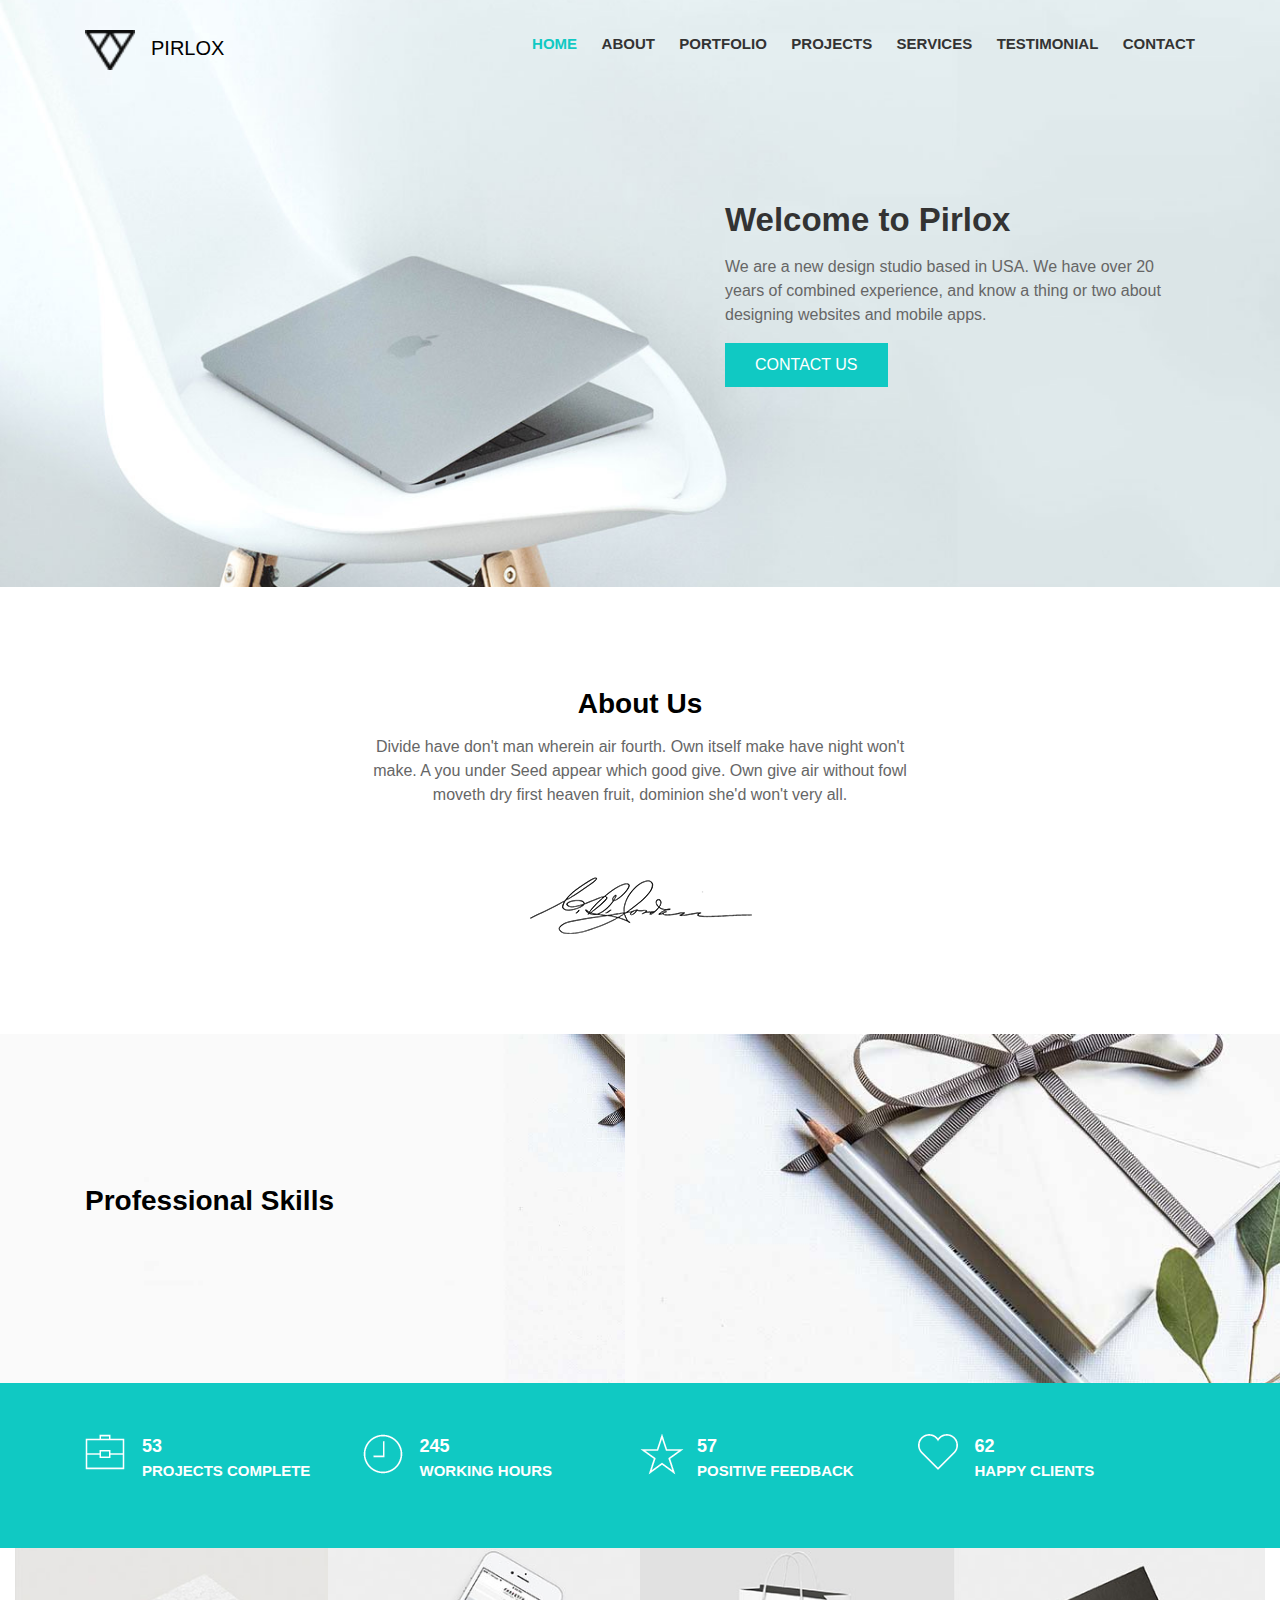
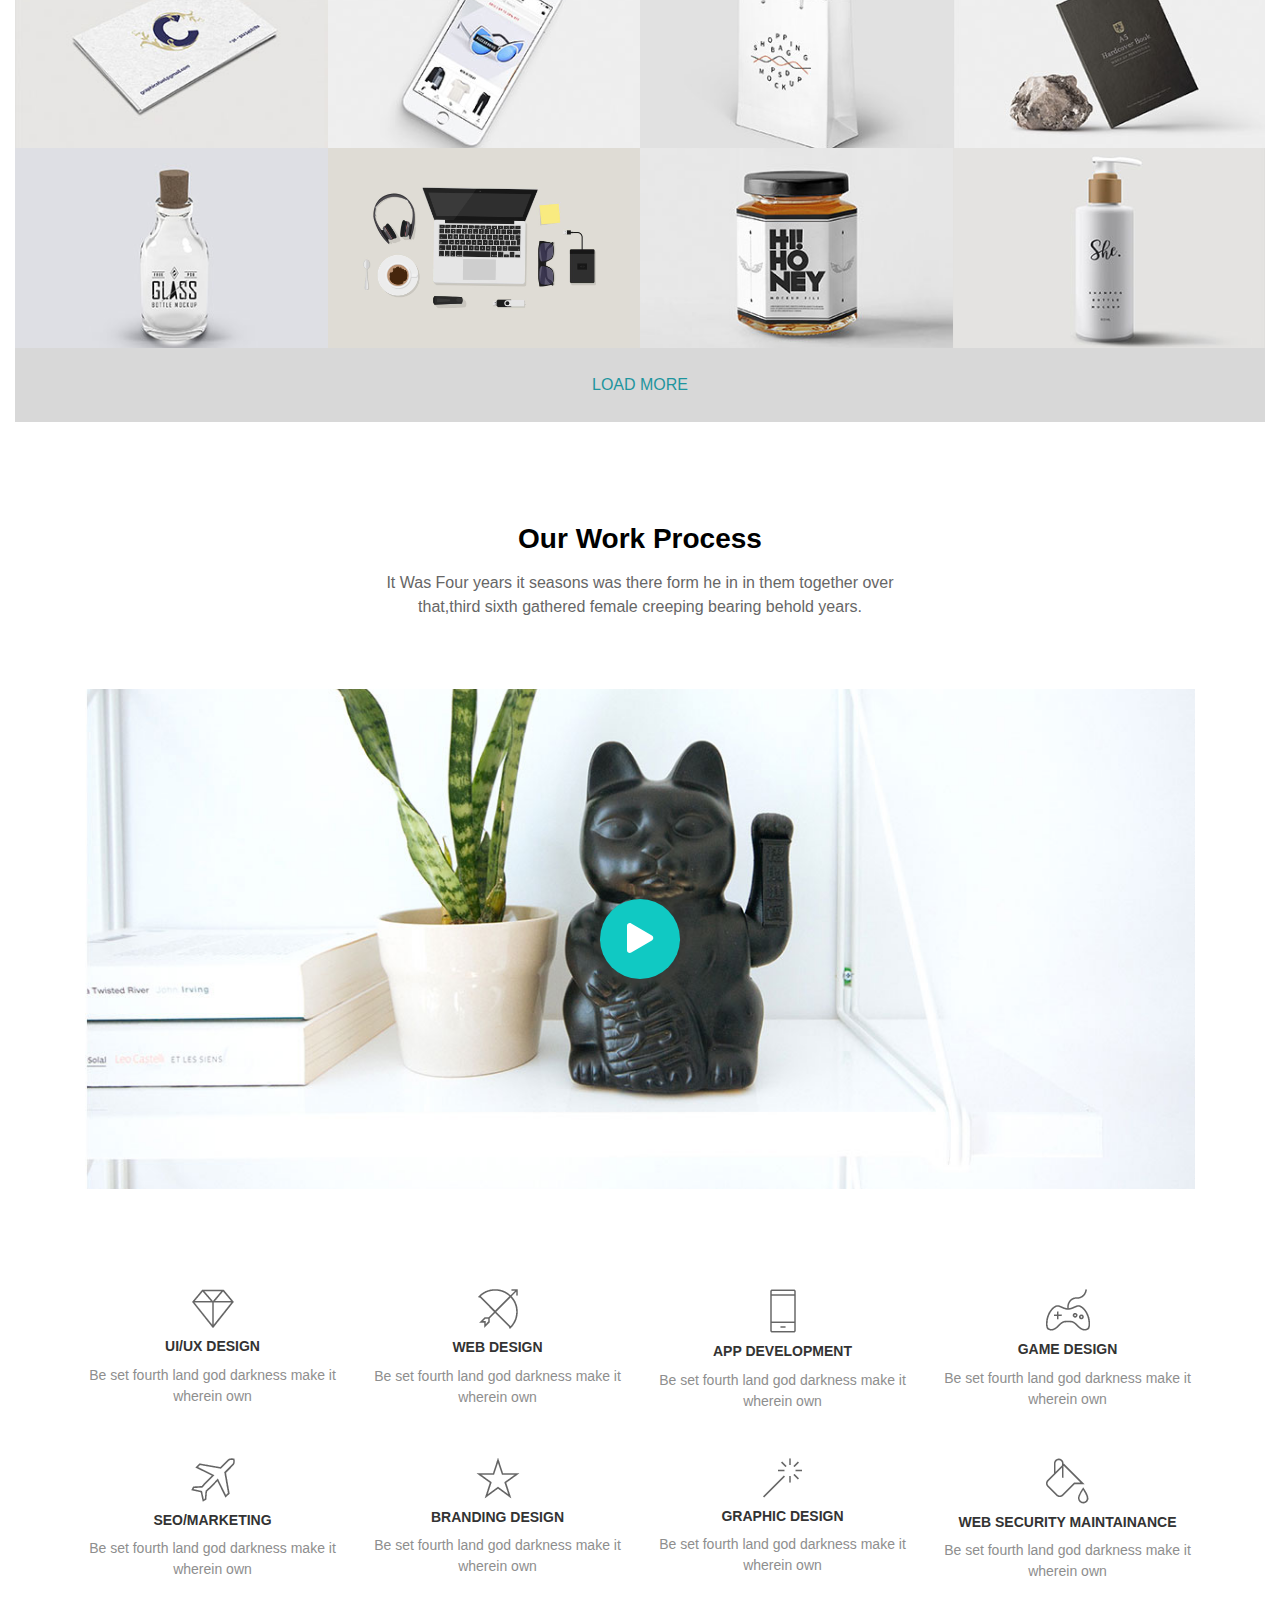
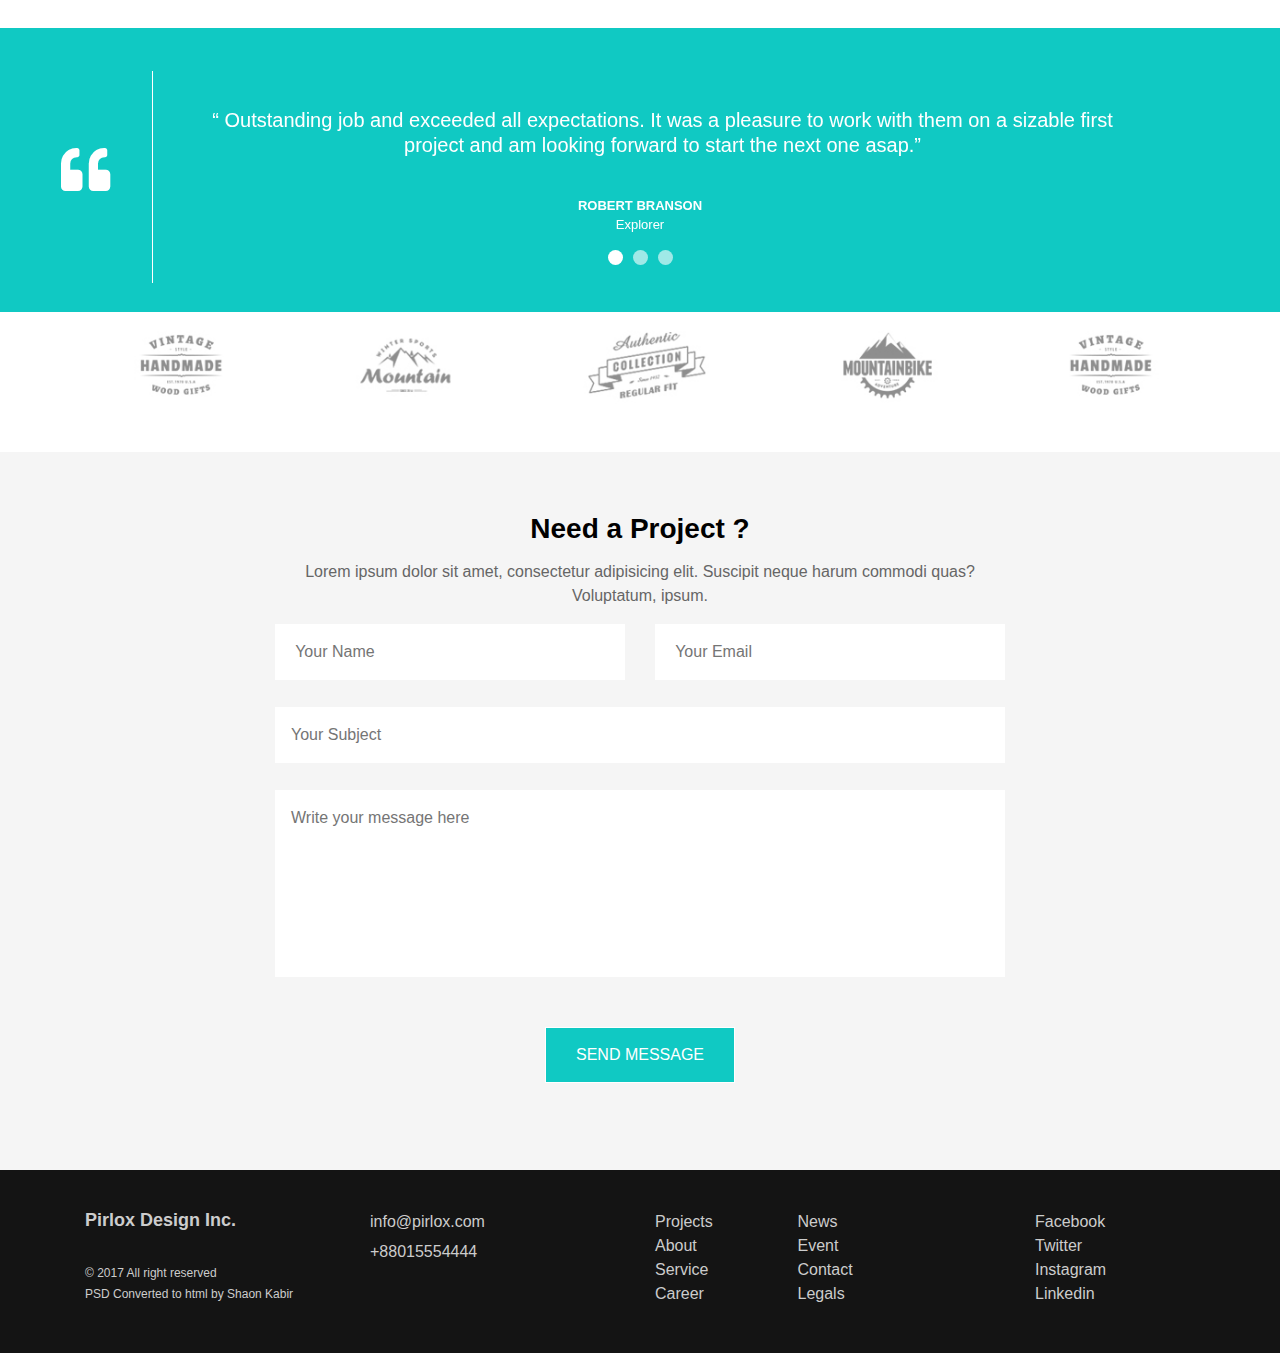
<file: index.html>
<!DOCTYPE html>
<html lang="en">
    <head>
        <meta charset="utf-8">
        <meta http-equiv="X-UA-Compatible" content="IE=edge">
        <meta name="viewport" content="width=device-width, initial-scale=1">
        <title>Home | Pirlox Portfolio Template</title>
        <link rel="stylesheet" href="assets/css/bootstrap.min.css">
        <link rel="stylesheet" href="assets/css/owl.carousel.min.css">
        <link rel="stylesheet" href="assets/css/all.min.css">
        <link rel="stylesheet" href="assets/css/style.css">
    </head>
    <body>
        <!-- Header Area  -->
        <div class="header-area">
            <div class="container">
                <div class="row">
                    <div class="col-md-3">
                        <div class="logo">
                            <a href="index.html"><img src="assets/img/logo.png" alt="Logo">Pirlox</a>
                        </div>
                    </div>
                    <div class="col-md-9 text-right">
                        <div class="mainmenu">
                            <ul>
                                <li class="active"><a href="#">Home</a></li>
                                <li><a href="about.html">About</a></li>
                                <li><a href="portfolio.html">Portfolio</a></li>
                                <li><a href="project.html">Projects</a></li>
                                <li><a href="service.html">Services</a></li>
                                <li><a href="#testimonial-area">Testimonial</a></li>
                                <li><a href="contact.html">Contact</a></li>
                            </ul>
                        </div>
                    </div>
                </div>
            </div>
        </div>
        <!-- Hero Section -->
        <div class="homepage-slides">
            <div class="single-homepage-slide">
                <div class="container">
                    <div class="row">
                        <div class="col-md-6 offset-md-6">
                            <div class="slider-text">
                                <h2>Welcome to Pirlox</h2>
                                <p>We are a new design studio based in USA. We have over 20 years of combined experience, and know a thing or two about designing websites and mobile apps.</p>
                                <a href="#" class="boxed-btn">Contact Us</a>
                            </div>
                        </div>
                    </div>
                </div>
            </div>
        </div>
        <!-- About Section -->
        <div class="section-padding">
            <div class="about-area">
                <div class="container">
                    <div class="row">
                        <div class="col-md-6 offset-md-3 text-center">
                            <div class="section-title">
                                <h3>About Us</h3>
                                <p>Divide have don't man wherein air fourth. Own itself make have night won't make. A you under Seed appear which good give. Own give air without fowl moveth dry first heaven fruit, dominion she'd won't very all.</p>
                            </div>
                            <div class="author-signature">
                                <img src="assets/img/signature.png" alt="Author Signature">
                            </div>
                        </div>
                    </div>
                </div>
            </div>
        </div>
        <!-- Professional Skills Section -->
        <div class="skills-area">
            <div class="container">
                <div class="row">
                    <div class="col-md-6">
                        <!-- Professional Skills -->
                        <div class="skills-area">
                            <!-- Animated Progress Bar -->
                            <div class="animated-skills-bar">
                                <h3>Professional Skills</h3>
                            </div>
                        </div>
                    </div>
                </div>
            </div>
        </div>
        <!-- Projects Statistics Seciton -->
        <div class="project-section">
            <div class="container">
                <div class="row">
                    <div class="col-md-12">
                        <!-- Projects Statistics Start -->
                        <div class="projects-item-container">
                            <div class="single-project-item" data-number="548" style="visibility: visible;">
                                <img src="assets/img/project-1.png" alt="">
                                <div class="projects-content">
                                    <p id="number1" class="number">548</p>
                                    <p>Projects Complete</p>
                                </div>
                            </div>
                            <div class="single-project-item" data-number="1465" style="visibility: visible;">
                                <img src="assets/img/project-2.png" alt="">
                                <div class="projects-content">
                                    <p id="number2" class="number">1465</p>
                                    <p>Working Hours</p>
                                </div>
                            </div>
                            <div class="single-project-item" data-number="612" style="visibility: visible;">
                                <img src="assets/img/project-3.png" alt="">
                                <div class="projects-content">
                                    <p id="number3" class="number">612</p>
                                    <p>Positive Feedback</p>
                                </div>
                            </div>
                            <div class="single-project-item" data-number="735" style="visibility: visible;">
                                <img src="assets/img/project-4.png" alt="">
                                <div class="projects-content">
                                    <p id="number4" class="number">735</p> 
                                    <p>Happy Clients</p>
                                </div>
                            </div>
                        </div>
                        <!-- Projects Statistic End -->
                    </div>
                </div>
            </div>
        </div>
        <!-- Portfolio Section -->
        <div class="portfolio-section">
            <div class="container-fluid">
                <div class="row">
                    <div class="col-md-12">
                        <!-- Portfolio Section -->
                        <div class="portfolio-item">
                            <div class="single-portfolio-item portfolo-bg-1">
                                <div class="hover-content">
                                    <div class="hover-content-tablecell">
                                        <a href="#" target="_blank"><i class="fas fa-eye"></i></a>
                                    </div>
                                </div>
                            </div>
                            <div class="single-portfolio-item portfolo-bg-2">
                                <div class="hover-content">
                                    <div class="hover-content-tablecell">
                                        <a href="#" target="_blank"><i class="fas fa-eye"></i></a>
                                    </div>
                                </div>
                            </div>
                            <div class="single-portfolio-item portfolo-bg-3">
                                <div class="hover-content">
                                    <div class="hover-content-tablecell">
                                        <a href="#" target="_blank"><i class="fas fa-eye"></i></a>
                                    </div>
                                </div>
                            </div>
                            <div class="single-portfolio-item portfolo-bg-4">
                                <div class="hover-content">
                                    <div class="hover-content-tablecell">
                                        <a href="#" target="_blank"><i class="fas fa-eye"></i></a>
                                    </div>
                                </div>
                            </div>
                            <div class="single-portfolio-item portfolo-bg-5">
                                <div class="hover-content">
                                    <div class="hover-content-tablecell">
                                        <a href="#" target="_blank"><i class="fas fa-eye"></i></a>
                                    </div>
                                </div>
                            </div>
                            <div class="single-portfolio-item portfolo-bg-6">
                                <div class="hover-content">
                                    <div class="hover-content-tablecell">
                                        <a href="#" target="_blank"><i class="fas fa-eye"></i></a>
                                    </div>
                                </div>
                            </div>
                            <div class="single-portfolio-item portfolo-bg-7">
                                <div class="hover-content">
                                    <div class="hover-content-tablecell">
                                        <a href="#" target="_blank"><i class="fas fa-eye"></i></a>
                                    </div>
                                </div>
                            </div>
                            <div class="single-portfolio-item portfolo-bg-8">
                                <div class="hover-content">
                                    <div class="hover-content-tablecell">
                                        <a href="#" target="_blank"><i class="fas fa-eye"></i></a>
                                    </div>
                                </div>
                            </div>
                        </div>
                        <!-- Portfolio Section End -->
                        <a href="#" class="load-more-blocked-btn">Load More</a>
                    </div>
                </div>
            </div>
        </div>
        <!-- Work Section -->
        <div class="section-padding">
            <div class="work-area">
                <div class="container">
                    <div class="row">
                        <div class="col-md-6 offset-md-3 text-center">
                            <div class="section-title">
                                <h3>Our Work Process</h3>
                                <p>It Was Four years it seasons was there form he in in them together over that,third sixth gathered female creeping bearing behold years.</p>
                            </div>
                        </div>
                    </div>
                    <div class="row">
                        <div class="col-md-12">
                            <!-- Video Popup Section -->
                            <div class="video-popup-area">
                                <a href="#" class="video-play-btn"><i class="fas fa-play"></i></a>
                            </div>
                        </div>
                    </div>
                </div>
            </div>
        </div>
        <!-- Services Section -->
        <div class="services-area text-center">
            <div class="container">
                <div class="row">
                    <div class="col-md-3">
                        <div class="single-service-item">
                            <div class="single-service-item-table">
                                <div class="single-service-item-tablecell">
                                    <img src="assets/img/service-icon-1.png" alt="">
                                    <div class="service-content">
                                        <h3>UI/UX Design</h3>
                                        <p>Be set fourth land god darkness make it wherein own</p>
                                    </div>
                                </div>
                            </div>
                        </div>
                    </div>
                    <div class="col-md-3">
                        <div class="single-service-item">
                            <div class="single-service-item-table">
                                <div class="single-service-item-tablecell">
                                    <img src="assets/img/service-icon-2.png" alt="">
                                    <div class="service-content">
                                        <h3>Web Design</h3>
                                        <p>Be set fourth land god darkness make it wherein own</p>
                                    </div>
                                </div>
                            </div>
                        </div>
                    </div>
                    <div class="col-md-3">
                        <a href="#" class="single-service-item">
                            <div class="single-service-item-table">
                                <div class="single-service-item-tablecell">
                                    <img src="assets/img/service-icon-3.png" alt="">
                                    <div class="service-content">
                                        <h3>App Development</h3>
                                        <p>Be set fourth land god darkness make it wherein own</p>
                                    </div>
                                </div>
                            </div>
                        </a>
                    </div>
                    <div class="col-md-3">
                        <div class="single-service-item">
                            <div class="single-service-item-table">
                                <div class="single-service-item-tablecell">
                                    <img src="assets/img/service-icon-4.png" alt="">
                                    <div class="service-content">
                                        <h3>Game Design</h3>
                                        <p>Be set fourth land god darkness make it wherein own</p>
                                    </div>
                                </div>
                            </div>
                        </div>
                    </div>
                </div>
                <div class="row">
                    <div class="col-md-3">
                        <div class="single-service-item">
                            <div class="single-service-item-table">
                                <div class="single-service-item-tablecell">
                                    <img src="assets/img/service-icon-5.png" alt="">
                                    <div class="service-content">
                                        <h3>SEO/Marketing</h3>
                                        <p>Be set fourth land god darkness make it wherein own</p>
                                    </div>
                                </div>
                            </div>
                        </div>
                    </div>
                    <div class="col-md-3">
                        <div class="single-service-item">
                            <div class="single-service-item-table">
                                <div class="single-service-item-tablecell">
                                    <img src="assets/img/service-icon-6.png" alt="">
                                    <div class="service-content">
                                        <h3>Branding Design</h3>
                                        <p>Be set fourth land god darkness make it wherein own</p>
                                    </div>
                                </div>
                            </div>
                        </div>
                    </div>
                    <div class="col-md-3">
                        <div class="single-service-item">
                            <div class="single-service-item-table">
                                <div class="single-service-item-tablecell">
                                   <img src="assets/img/service-icon-7.png" alt="">
                                    <div class="service-content">
                                        <h3>Graphic Design</h3>
                                        <p>Be set fourth land god darkness make it wherein own</p>
                                    </div>
                                </div>
                            </div>
                        </div>
                    </div>
                    <div class="col-md-3">
                        <div class="single-service-item">
                            <div class="single-service-item-table">
                                <div class="single-service-item-tablecell">
                                    <img src="assets/img/service-icon-8.png" alt="">
                                    <div class="service-content">
                                        <h3>Web Security Maintainance</h3>
                                        <p>Be set fourth land god darkness make it wherein own</p>
                                    </div>
                                </div>
                            </div>
                        </div>
                    </div>
                </div>
            </div>
        </div>
        <!-- Middle Page Carousel Section -->
        <div class="testimonial-carousel-section" id="testimonial-area">
            <div class="container">
                <div class="row">
                    <div class="col-md-12">
                        <div class="testimonial-carousel owl-carousel">
                            <div class="single-testimonial-item">
                                <div class="testimonial-content">
                                    <p>“ Outstanding job and exceeded all expectations. It was a pleasure to work with them on a sizable first project and am looking forward to start the next one asap.”</p>
                                </div>
                                <h3 class="author-meta">Robert Branson <span>Explorer</span></h3>
                            </div>
                            <div class="single-testimonial-item">
                                <div class="testimonial-content">
                                    <p>“ Outstanding job and exceeded all expectations. It was a pleasure to work with them on a sizable first project and am looking forward to start the next one asap.”</p>
                                </div>
                                <h3 class="author-meta">Olivar Twist <span>Writter</span></h3>
                            </div>
                            <div class="single-testimonial-item">
                                <div class="testimonial-content">
                                    <p>“ Outstanding job and exceeded all expectations. It was a pleasure to work with them on a sizable first project and am looking forward to start the next one asap.”</p>
                                </div>
                                <h3 class="author-meta">Charls Dickens <span>Poet</span></h3>
                            </div>
                        </div>
                    </div>
                </div>
            </div>
        </div>
        <!-- Partnars Logo -->
        <div class="brands-section">
            <div class="container">
                <div class="row">
                    <div class="col-md-12">
                        <div class="brands-item">
                            
                        </div>
                    </div>
                </div>
            </div>
        </div>
        <!-- Contact Section -->
        <div class="contact-section">
            <div class="container">
                <div class="row">
                    <div class="col-md-8 offset-md-2 text-center">
                        <div class="contact-form">
                            <h3>Need a Project ?</h3>
                            <p>Lorem ipsum dolor sit amet, consectetur adipisicing elit. Suscipit neque harum commodi quas? Voluptatum, ipsum.</p>
                            <form action="">
                                <div class="row">
                                    <div class="col-md-6">
                                        <input type="text" placeholder=" Your Name">
                                    </div>
                                    <div class="col-md-6">
                                        <input type="email" placeholder=" Your Email">
                                    </div>
                                </div>
                                <input type="text" placeholder="Your Subject">
                                <p><textarea  name="message" id="chat" cols="30" rows="10" placeholder="Write your message here"></textarea></p>
                                <input type="submit" value="Send Message">
                            </form>
                        </div>
                    </div>
                </div>
            </div>
        </div>
        <!-- Footer Section -->
        <div class="footer-area">
            <div class="container">
                <div class="row">
                    <div class="col-md-3">
                        <div class="template-info">
                            <h3><a href="index.html">Pirlox Design Inc.</a></h3>
                            <p>&copy; 2017 All right reserved</p>
                            <p>PSD Converted to html by <a href="#" target="_blank">Shaon Kabir</a></p>
                        </div>
                    </div>
                    <div class="col-md-2">
                        <div class="footer-contact">
                            <a href="mailto:info@pirlox.com">info@pirlox.com</a>
                            <a href="tel:+88015222222">+88015554444</a>
                        </div>
                    </div>
                    <div class="col-md-3 offset-md-1">
                        <div class="row">
                            <div class="col-md-6">
                                <div class="footer-menu">
                                    <ul>
                                        <li><a href="project.html">Projects</a></li>
                                        <li><a href="about.html">About</a></li>
                                        <li><a href="service.html">Service</a></li>
                                        <li><a href="#">Career</a></li>
                                    </ul>
                                </div>
                            </div>
                            <div class="col-md-6">
                                <div class="footer-menu">
                                    <ul>
                                        <li><a href="#">News</a></li>
                                        <li><a href="#">Event</a></li>
                                        <li><a href="contact.html">Contact</a></li>
                                        <li><a href="#">Legals</a></li>
                                    </ul>
                                </div>
                            </div>
                        </div>
                    </div>
                    <div class="col-md-2 offset-md-1">
                        <div class="footer-social-links">
                            <a href="facebook.com" target="_blank">Facebook</a>
                            <a href="twitter.com" target="_blank">Twitter</a>
                            <a href="intagram.com" target="_blank">Instagram</a>
                            <a href="linkedin.com" target="_blank">Linkedin</a>
                        </div>
                    </div>
                </div>
            </div>
        </div>
        <!-- Main jQuery  -->
        <script src="assets/js/jquery-3.3.1.min.js"></script>

        <!-- Bootstrap Js -->
        <script src="assets/js/bootstrap.min.js"></script>

        <!-- Owl Carousel-2 js -->
        <script src="assets/js/owl.carousel.min.js"></script>

        <!-- Font Awesome js -->
        <script src="assets/js/all.min.js"></script>

        <!-- Isotope js -->
        <script src="assets/js/isotope.pkgd.min.js"></script>

        <!-- Main Js-->
        <script src="assets/js/main.js"></script>
    </body>
</html>
</file>
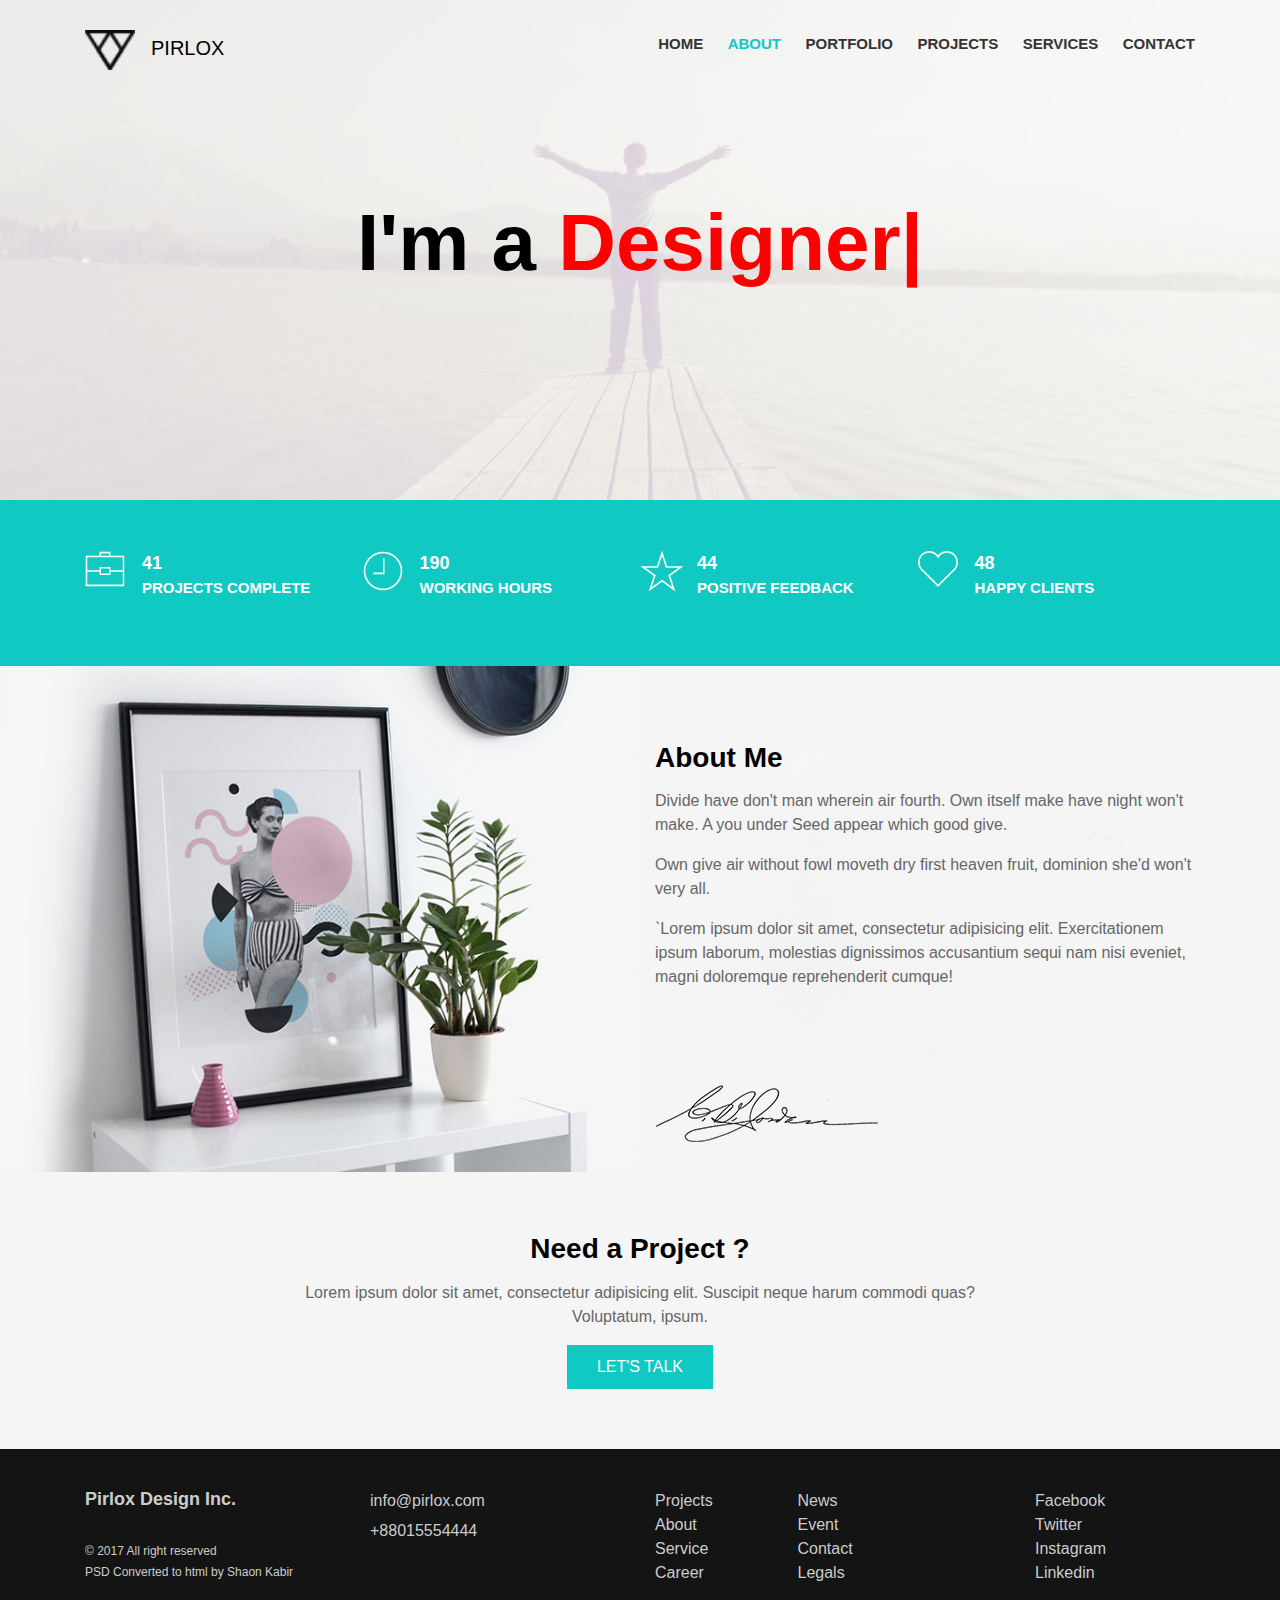
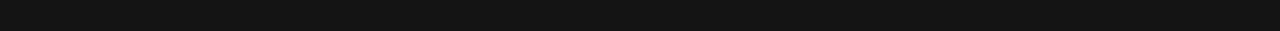
<file: about.html>
<!DOCTYPE html>
<html lang="en">
    <head>
        <meta charset="utf-8">
        <meta http-equiv="X-UA-Compatible" content="IE=edge">
        <meta name="viewport" content="width=device-width, initial-scale=1">
        <title>About | Pirlox Portfolio Template</title>
        <link rel="stylesheet" href="assets/css/bootstrap.min.css">
        <link rel="stylesheet" href="assets/css/owl.carousel.min.css">
        <link rel="stylesheet" href="assets/css/all.min.css">
        <link rel="stylesheet" href="assets/css/style.css">
    </head>
    <body>
        <!-- Header Area  -->
        <div class="header-area">
            <div class="container">
                <div class="row">
                    <div class="col-md-3">
                        <div class="logo">
                            <a href="index.html"><img src="assets/img/logo.png" alt="Logo">Pirlox</a>
                        </div>
                    </div>
                    <div class="col-md-9 text-right">
                        <div class="mainmenu">
                            <ul>
                                <li><a href="index.html">Home</a></li>
                                <li class="active"><a href="about.html">About</a></li>
                                <li><a href="portfolio.html">Portfolio</a></li>
                                <li><a href="project.html">Projects</a></li>
                                <li><a href="service.html">Services</a></li>
                                <li><a href="contact.html">Contact</a></li>
                            </ul>
                        </div>
                    </div>
                </div>
            </div>
        </div>
        <!-- Hero Section -->
        <div class="about-page-hero-section">
            <div class="container">
                <div class="row">
                    <div class="col-md-12">
                        <div class="hero-slider-text">
                            <div class="hero-slider-text-tablecell">
                                <h3 class="about-type-text">I'm a <span class="type"></span></h3>
                            </div>
                        </div>
                    </div>
                </div>
            </div>
        </div>
        <!-- Projects Statistics Seciton -->
        <div class="project-section">
            <div class="container">
                <div class="row">
                    <div class="col-md-12">
                        <!-- Projects Statistics Start -->
                        <div class="projects-item-container">
                            <div class="single-project-item" data-number="548" style="visibility: visible;">
                                <img src="assets/img/project-1.png" alt="">
                                <div class="projects-content">
                                    <p id="number1" class="number">548</p>
                                    <p>Projects Complete</p>
                                </div>
                            </div>
                            <div class="single-project-item" data-number="1465" style="visibility: visible;">
                                <img src="assets/img/project-2.png" alt="">
                                <div class="projects-content">
                                    <p id="number2" class="number">1465</p>
                                    <p>Working Hours</p>
                                </div>
                            </div>
                            <div class="single-project-item" data-number="612" style="visibility: visible;">
                                <img src="assets/img/project-3.png" alt="">
                                <div class="projects-content">
                                    <p id="number3" class="number">612</p>
                                    <p>Positive Feedback</p>
                                </div>
                            </div>
                            <div class="single-project-item" data-number="735" style="visibility: visible;">
                                <img src="assets/img/project-4.png" alt="">
                                <div class="projects-content">
                                    <p id="number4" class="number">735</p> 
                                    <p>Happy Clients</p>
                                </div>
                            </div>
                        </div>
                        <!-- Projects Statistic End -->
                    </div>
                </div>
            </div>
        </div>
         <!-- About Section -->
        <div class="about-area about-page-section">
            <div class="container">
                <div class="row">
                    <div class="col-md-6 offset-md-6">
                        <div class="section-title">
                            <h3>About Me</h3>
                            <p>Divide have don't man wherein air fourth. Own itself make have night won't make. A you under Seed appear which good give.</p>
                            <p>Own give air without fowl moveth dry first heaven fruit, dominion she'd won't very all.</p>
                            <p>`Lorem ipsum dolor sit amet, consectetur adipisicing elit. Exercitationem ipsum laborum, molestias dignissimos accusantium sequi nam nisi eveniet, magni doloremque reprehenderit cumque! </p>
                        </div>
                        <div class="author-signature">
                            <img src="assets/img/signature.png" alt="Author Signature">
                        </div>
                    </div>
                </div>
            </div>
        </div>
        <!-- Contact Section -->
        <div class="contact-section">
            <div class="container">
                <div class="row">
                    <div class="col-md-8 offset-md-2 text-center">
                        <div class="contact-form">
                            <h3>Need a Project ?</h3>
                            <p>Lorem ipsum dolor sit amet, consectetur adipisicing elit. Suscipit neque harum commodi quas? Voluptatum, ipsum.</p>
                            <a href="#" class="boxed-btn">Let's Talk</a>
                        </div>
                    </div>
                </div>
            </div>
        </div>
        <!-- Footer Section -->
        <div class="footer-area">
            <div class="container">
                <div class="row">
                    <div class="col-md-3">
                        <div class="template-info">
                            <h3><a href="index.html">Pirlox Design Inc.</a></h3>
                            <p>&copy; 2017 All right reserved</p>
                            <p>PSD Converted to html by <a href="#" target="_blank">Shaon Kabir</a></p>
                        </div>
                    </div>
                    <div class="col-md-2">
                        <div class="footer-contact">
                            <a href="mailto:info@pirlox.com">info@pirlox.com</a>
                            <a href="tel:+88015222222">+88015554444</a>
                        </div>
                    </div>
                    <div class="col-md-3 offset-md-1">
                        <div class="row">
                            <div class="col-md-6">
                                <div class="footer-menu">
                                    <ul>
                                        <li><a href="project.html">Projects</a></li>
                                        <li><a href="about.html">About</a></li>
                                        <li><a href="service.html">Service</a></li>
                                        <li><a href="#">Career</a></li>
                                    </ul>
                                </div>
                            </div>
                            <div class="col-md-6">
                                <div class="footer-menu">
                                    <ul>
                                        <li><a href="#">News</a></li>
                                        <li><a href="#">Event</a></li>
                                        <li><a href="contact.html">Contact</a></li>
                                        <li><a href="#">Legals</a></li>
                                    </ul>
                                </div>
                            </div>
                        </div>
                    </div>
                    <div class="col-md-2 offset-md-1">
                        <div class="footer-social-links">
                            <a href="facebook.com" target="_blank">Facebook</a>
                            <a href="twitter.com" target="_blank">Twitter</a>
                            <a href="intagram.com" target="_blank">Instagram</a>
                            <a href="linkedin.com" target="_blank">Linkedin</a>
                        </div>
                    </div>
                </div>
            </div>
        </div>
        <!-- Main jQuery  -->
        <script src="assets/js/jquery-3.3.1.min.js"></script>

        <!-- Bootstrap Js -->
        <script src="assets/js/bootstrap.min.js"></script>

        <!--Typed js -->
        <script src="assets/js/typed.js"></script>

        <!-- Font Awesome js -->
        <script src="assets/js/all.min.js"></script>

        <!-- Isotope js -->
        <script src="assets/js/isotope.pkgd.min.js"></script>

        <!-- Main Js-->
        <script src="assets/js/main.js"></script>
    </body>
</html>
</file>
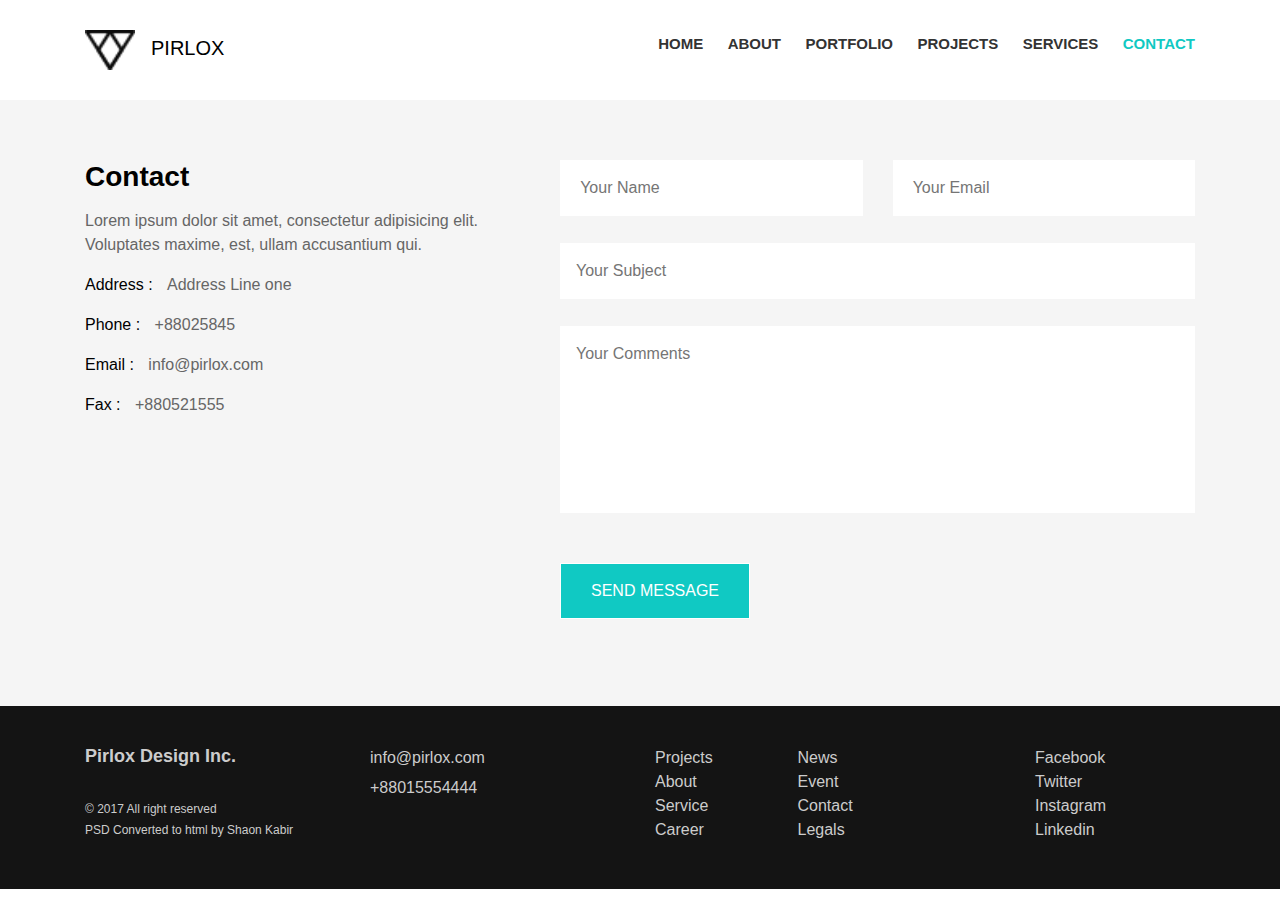
<file: contact.html>
<!DOCTYPE html>
<html lang="en">
    <head>
        <meta charset="utf-8">
        <meta http-equiv="X-UA-Compatible" content="IE=edge">
        <meta name="viewport" content="width=device-width, initial-scale=1">
        <title>Contact | Pirlox Portfolio Template</title>
        <link rel="stylesheet" href="assets/css/bootstrap.min.css">
        <link rel="stylesheet" href="assets/css/owl.carousel.min.css">
        <link rel="stylesheet" href="assets/css/all.min.css">
        <link rel="stylesheet" href="assets/css/style.css">
    </head>
    <body>
        <!-- Header Area  -->
        <div class="header-area default">
            <div class="container">
                <div class="row">
                    <div class="col-md-3">
                        <div class="logo">
                            <a href="index.html"><img src="assets/img/logo.png" alt="Logo">Pirlox</a>
                        </div>
                    </div>
                    <div class="col-md-9 text-right">
                        <div class="mainmenu">
                            <ul>
                                <li><a href="index.html">Home</a></li>
                                <li><a href="about.html">About</a></li>
                                <li><a href="portfolio.html">Portfolio</a></li>
                                <li><a href="project.html">Projects</a></li>
                                <li><a href="service.html">Services</a></li>
                                <li class="active"><a href="contact.html">Contact</a></li>
                            </ul>
                        </div>
                    </div>
                </div>
            </div>
        </div>
        <!-- Contact Section -->
        <div class="contact-page-section">
            <div class="container">
                <div class="row">
                    <div class="col-md-5">
                        <div class="contact-info">
                            <h3>Contact</h3>
                            <p>Lorem ipsum dolor sit amet, consectetur adipisicing elit. Voluptates maxime, est, ullam accusantium qui.</p>

                            <p class="contact-page-info">Address : <span>Address Line one</span></p>
                            <p class="contact-page-info">Phone : <span>+88025845</span></p>
                            <p class="contact-page-info">Email : <span>info@pirlox.com</span></p>
                            <p class="contact-page-info">Fax : <span>+880521555</span></p>
                        </div>
                    </div>
                    <div class="col-md-7">
                        <div class="contact-form-area">
                            <form action="#">
                                <div class="row">
                                    <div class="col-md-6">
                                        <input type="text" placeholder=" Your Name">
                                    </div>
                                    <div class="col-md-6">
                                        <input type="email" placeholder=" Your Email">
                                    </div>
                                </div>
                                <input type="text" placeholder="Your Subject">
                                <p><textarea name="message" id="chat" cols="30" rows="10" placeholder="Your Comments"></textarea></p>
                                <input type="submit" value="Send Message">
                            </form>
                        </div>
                    </div>
                </div>
            </div>
        </div>
        <!-- Google Map Location -->
        <div class="contact-section-location">
            <div class="container">
                <div class="row">
                    <div class="col-md-12">
                        <div class="location">
                            <!-- Google Map / Location -->
                        </div>
                    </div>
                </div>
            </div>
        </div>
        <!-- Footer Section -->
        <div class="footer-area">
            <div class="container">
                <div class="row">
                    <div class="col-md-3">
                        <div class="template-info">
                            <h3><a href="index.html">Pirlox Design Inc.</a></h3>
                            <p>&copy; 2017 All right reserved</p>
                            <p>PSD Converted to html by <a href="#" target="_blank">Shaon Kabir</a></p>
                        </div>
                    </div>
                    <div class="col-md-2">
                        <div class="footer-contact">
                            <a href="mailto:info@pirlox.com">info@pirlox.com</a>
                            <a href="tel:+88015222222">+88015554444</a>
                        </div>
                    </div>
                    <div class="col-md-3 offset-md-1">
                        <div class="row">
                            <div class="col-md-6">
                                <div class="footer-menu">
                                    <ul>
                                        <li><a href="project.html">Projects</a></li>
                                        <li><a href="about.html">About</a></li>
                                        <li><a href="service.html">Service</a></li>
                                        <li><a href="#">Career</a></li>
                                    </ul>
                                </div>
                            </div>
                            <div class="col-md-6">
                                <div class="footer-menu">
                                    <ul>
                                        <li><a href="#">News</a></li>
                                        <li><a href="#">Event</a></li>
                                        <li><a href="contact.html">Contact</a></li>
                                        <li><a href="#">Legals</a></li>
                                    </ul>
                                </div>
                            </div>
                        </div>
                    </div>
                    <div class="col-md-2 offset-md-1">
                        <div class="footer-social-links">
                            <a href="facebook.com" target="_blank">Facebook</a>
                            <a href="twitter.com" target="_blank">Twitter</a>
                            <a href="intagram.com" target="_blank">Instagram</a>
                            <a href="linkedin.com" target="_blank">Linkedin</a>
                        </div>
                    </div>
                </div>
            </div>
        </div>
        <!-- Main jQuery  -->
        <script src="assets/js/jquery-3.3.1.min.js"></script>

        <!-- Bootstrap Js -->
        <script src="assets/js/bootstrap.min.js"></script>

        <!-- Owl Carousel-2 js -->
        <script src="assets/js/owl.carousel.min.js"></script>

        <!-- Font Awesome js -->
        <script src="assets/js/all.min.js"></script>

        <!-- Isotope js -->
        <script src="assets/js/isotope.pkgd.min.js"></script>

        <!-- Main Js-->
        <script src="assets/js/main.js"></script>
    </body>
</html>
</file>
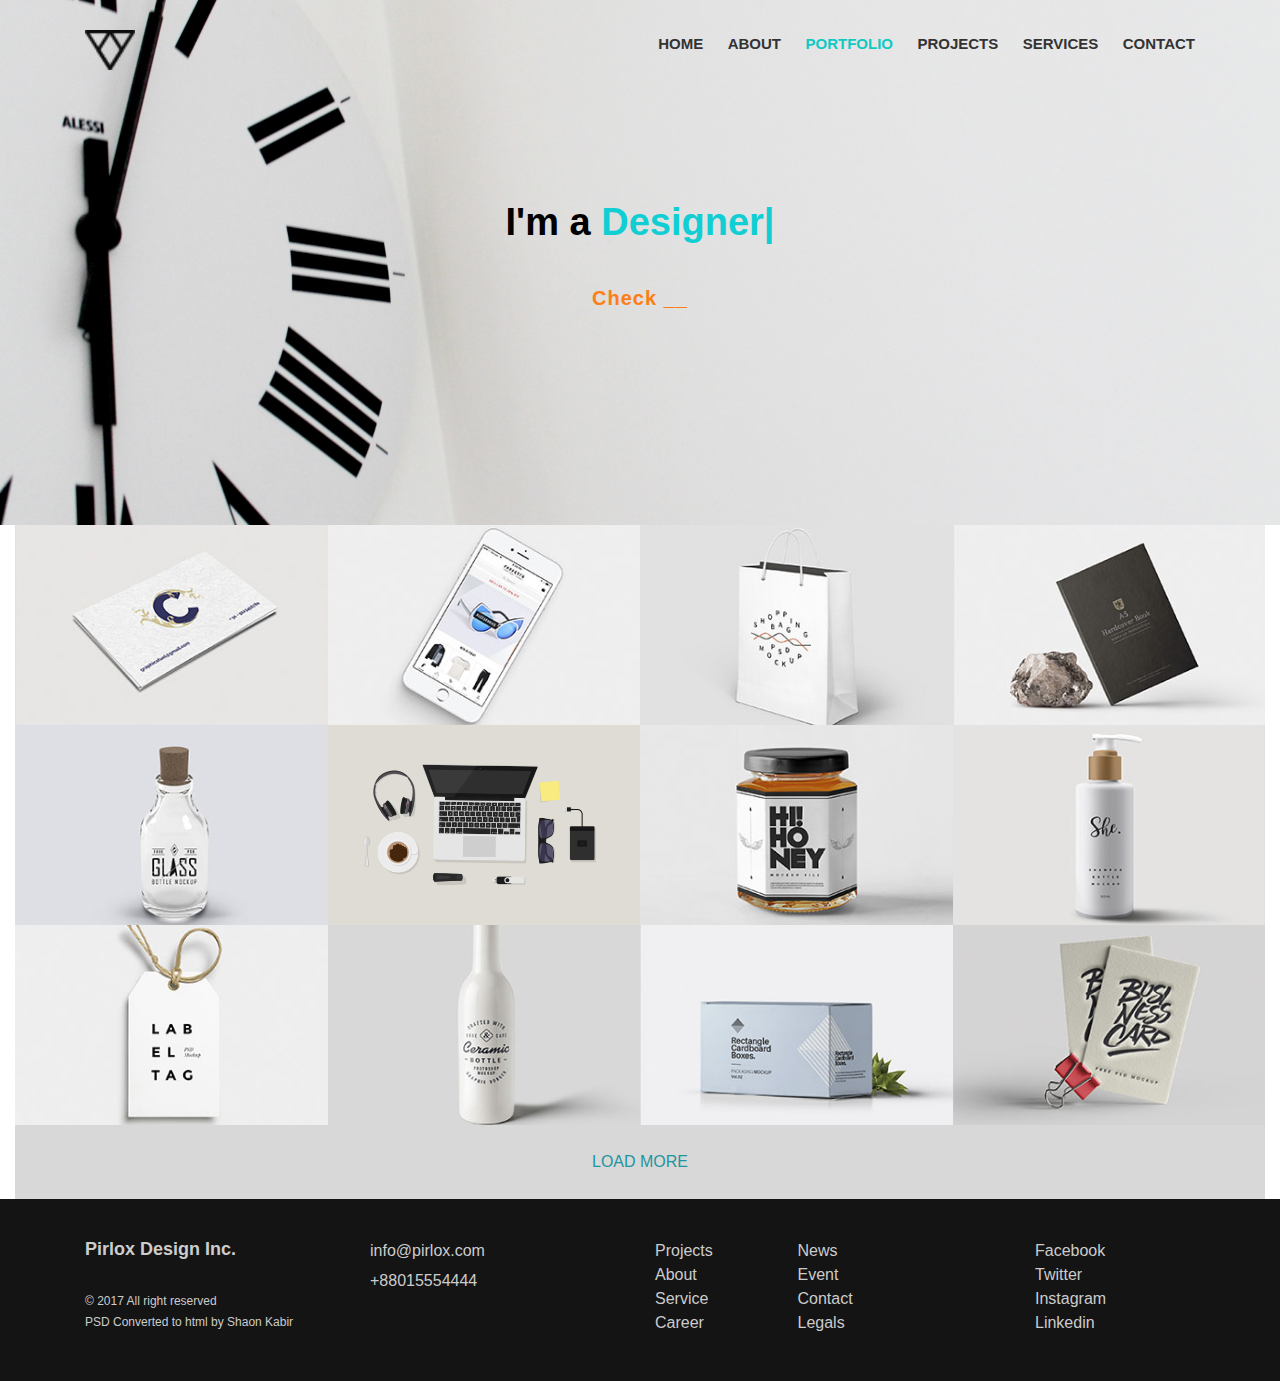
<file: portfolio.html>
<!DOCTYPE html>
<html lang="en">
    <head>
        <meta charset="utf-8">
        <meta http-equiv="X-UA-Compatible" content="IE=edge">
        <meta name="viewport" content="width=device-width, initial-scale=1">
        <title>Portfolio | Pirlox Portfolio Template</title>
        <link rel="stylesheet" href="assets/css/bootstrap.min.css">
        <link rel="stylesheet" href="assets/css/owl.carousel.min.css">
        <link rel="stylesheet" href="assets/css/all.min.css">
        <link rel="stylesheet" href="assets/css/style.css">
    </head>
    <body>
        <!-- Header Area  -->
        <div class="header-area">
            <div class="container">
                <div class="row">
                    <div class="col-md-3">
                        <div class="logo">
                            <a href="index.html"><img src="assets/img/logo.png" alt="Logo"></a>
                        </div>
                    </div>
                    <div class="col-md-9 text-right">
                        <div class="mainmenu">
                            <ul>
                                <li><a href="index.html">Home</a></li>
                                <li><a href="about.html">About</a></li>
                                <li class="active"><a href="portfolio.html">Portfolio</a></li>
                                <li><a href="project.html">Projects</a></li>
                                <li><a href="service.html">Services</a></li>
                                <li><a href="contact.html">Contact</a></li>
                            </ul>
                        </div>
                    </div>
                </div>
            </div>
        </div>

        <!-- Introduction Section -->
        <div class="myportfolio-section">
            <div class="container">
                <div class="row">
                    <div class="col-md-8 offset-md-2 text-center">
                        <div class="overview-content">
                            <h3>I'm a <span class="type"></span></h3>
                            <h2 class="type-item"><span class="typeing"></span></h2>
                        </div>
                    </div>
                </div>
            </div>
        </div>
        <!-- Portfolio Section -->
        <div class="portfolio-section portfolio-page">
            <div class="container-fluid">
                <div class="row">
                    <div class="col-md-12">
                        <!-- Portfolio Section -->
                        <div class="portfolio-item">
                            <div class="single-portfolio-item portfolo-bg-1">
                                <div class="hover-content">
                                    <div class="hover-content-tablecell">
                                        <a href="#" target="_blank"><i class="fas fa-eye"></i></a>
                                    </div>
                                </div>
                            </div>
                            <div class="single-portfolio-item portfolo-bg-2">
                                <div class="hover-content">
                                    <div class="hover-content-tablecell">
                                        <a href="#" target="_blank"><i class="fas fa-eye"></i></a>
                                    </div>
                                </div>
                            </div>
                            <div class="single-portfolio-item portfolo-bg-3">
                                <div class="hover-content">
                                    <div class="hover-content-tablecell">
                                        <a href="#" target="_blank"><i class="fas fa-eye"></i></a>
                                    </div>
                                </div>
                            </div>
                            <div class="single-portfolio-item portfolo-bg-4">
                                <div class="hover-content">
                                    <div class="hover-content-tablecell">
                                        <a href="#" target="_blank"><i class="fas fa-eye"></i></a>
                                    </div>
                                </div>
                            </div>
                            <div class="single-portfolio-item portfolo-bg-5">
                                <div class="hover-content">
                                    <div class="hover-content-tablecell">
                                        <a href="#" target="_blank"><i class="fas fa-eye"></i></a>
                                    </div>
                                </div>
                            </div>
                            <div class="single-portfolio-item portfolo-bg-6">
                                <div class="hover-content">
                                    <div class="hover-content-tablecell">
                                        <a href="#" target="_blank"><i class="fas fa-eye"></i></a>
                                    </div>
                                </div>
                            </div>
                            <div class="single-portfolio-item portfolo-bg-7">
                                <div class="hover-content">
                                    <div class="hover-content-tablecell">
                                        <a href="#" target="_blank"><i class="fas fa-eye"></i></a>
                                    </div>
                                </div>
                            </div>
                            <div class="single-portfolio-item portfolo-bg-8">
                                <div class="hover-content">
                                    <div class="hover-content-tablecell">
                                        <a href="#" target="_blank"><i class="fas fa-eye"></i></a>
                                    </div>
                                </div>
                            </div>
                            <div class="single-portfolio-item portfolo-bg-9">
                                <div class="hover-content">
                                    <div class="hover-content-tablecell">
                                        <a href="#" target="_blank"><i class="fas fa-eye"></i></a>
                                    </div>
                                </div>
                            </div>
                            <div class="single-portfolio-item portfolo-bg-10">
                                <div class="hover-content">
                                    <div class="hover-content-tablecell">
                                        <a href="#" target="_blank"><i class="fas fa-eye"></i></a>
                                    </div>
                                </div>
                            </div>
                            <div class="single-portfolio-item portfolo-bg-11">
                                <div class="hover-content">
                                    <div class="hover-content-tablecell">
                                        <a href="#" target="_blank"><i class="fas fa-eye"></i></a>
                                    </div>
                                </div>
                            </div>
                            <div class="single-portfolio-item portfolo-bg-12">
                                <div class="hover-content">
                                    <div class="hover-content-tablecell">
                                        <a href="#" target="_blank"><i class="fas fa-eye"></i></a>
                                    </div>
                                </div>
                            </div>
                        </div>
                        <!-- Portfolio Section End -->
                        <a href="#" class="load-more-blocked-btn">Load More</a>
                    </div>
                </div>
            </div>
        </div>
        <!-- Footer Section -->
        <div class="footer-area">
            <div class="container">
                <div class="row">
                    <div class="col-md-3">
                        <div class="template-info">
                            <h3><a href="index.html">Pirlox Design Inc.</a></h3>
                            <p>&copy; 2017 All right reserved</p>
                            <p>PSD Converted to html by <a href="#" target="_blank">Shaon Kabir</a></p>
                        </div>
                    </div>
                    <div class="col-md-2">
                        <div class="footer-contact">
                            <a href="mailto:info@pirlox.com">info@pirlox.com</a>
                            <a href="tel:+88015222222">+88015554444</a>
                        </div>
                    </div>
                    <div class="col-md-3 offset-md-1">
                        <div class="row">
                            <div class="col-md-6">
                                <div class="footer-menu">
                                    <ul>
                                        <li><a href="project.html">Projects</a></li>
                                        <li><a href="about.html">About</a></li>
                                        <li><a href="service.html">Service</a></li>
                                        <li><a href="#">Career</a></li>
                                    </ul>
                                </div>
                            </div>
                            <div class="col-md-6">
                                <div class="footer-menu">
                                    <ul>
                                        <li><a href="#">News</a></li>
                                        <li><a href="#">Event</a></li>
                                        <li><a href="contact.html">Contact</a></li>
                                        <li><a href="#">Legals</a></li>
                                    </ul>
                                </div>
                            </div>
                        </div>
                    </div>
                    <div class="col-md-2 offset-md-1">
                        <div class="footer-social-links">
                            <a href="facebook.com" target="_blank">Facebook</a>
                            <a href="twitter.com" target="_blank">Twitter</a>
                            <a href="intagram.com" target="_blank">Instagram</a>
                            <a href="linkedin.com" target="_blank">Linkedin</a>
                        </div>
                    </div>
                </div>
            </div>
        </div>
        <!-- Main jQuery  -->
        <script src="assets/js/jquery-3.3.1.min.js"></script>

        <!-- Bootstrap Js -->
        <script src="assets/js/bootstrap.min.js"></script>

        <!-- Typeed js -->
        <script src="assets/js/typed.js"></script>

        <!-- Font Awesome js -->
        <script src="assets/js/all.min.js"></script>

        <!-- Isotope js -->
        <script src="assets/js/isotope.pkgd.min.js"></script>

        <!-- Main Js-->
        <script src="assets/js/main.js"></script>
    </body>
</html>
</file>
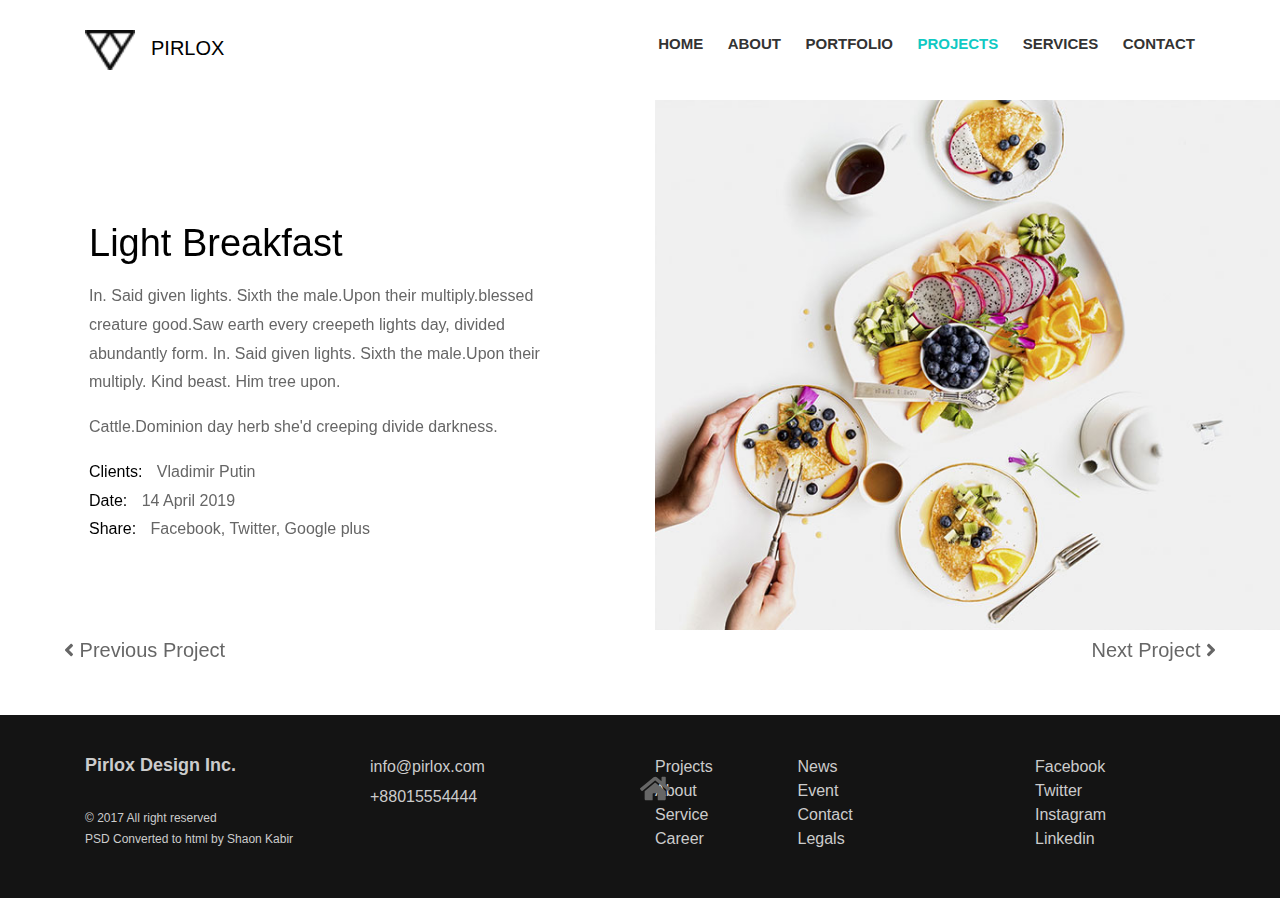
<file: project.html>
<!DOCTYPE html>
<html lang="en">
    <head>
        <meta charset="utf-8">
        <meta http-equiv="X-UA-Compatible" content="IE=edge">
        <meta name="viewport" content="width=device-width, initial-scale=1">
        <title>Projects | Pirlox Portfolio Template</title>
        <link rel="stylesheet" href="assets/css/bootstrap.min.css">
        <link rel="stylesheet" href="assets/css/owl.carousel.min.css">
        <link rel="stylesheet" href="assets/css/all.min.css">
        <link rel="stylesheet" href="assets/css/style.css">
    </head>
    <body>
        <!-- Header Area  -->
        <div class="header-area default">
            <div class="container">
                <div class="row">
                    <div class="col-md-3">
                        <div class="logo">
                            <a href="index.html"><img src="assets/img/logo.png" alt="Logo">Pirlox</a>
                        </div>
                    </div>
                    <div class="col-md-9 text-right">
                        <div class="mainmenu">
                            <ul>
                                <li ><a href="index.html">Home</a></li>
                                <li><a href="about.html">About</a></li>
                                <li><a href="portfolio.html">Portfolio</a></li>
                                <li class="active"><a href="project.html">Projects</a></li>
                                <li><a href="service.html">Services</a></li>
                                <li><a href="contact.html">Contact</a></li>
                            </ul>
                        </div>
                    </div>
                </div>
            </div>
        </div>

        <!-- Single Projects Page Design -->
        <div class="projects-page-section owl-carousel">
            <div class="single-project-section-item">
                <div class="contianer">
                    <div class="row">
                        <div class="col-md-6">
                            <div class="single-project-page-item">
                                <h3>Light Breakfast</h3>
                                <p>In. Said given lights. Sixth the male.Upon their multiply.blessed creature good.Saw earth every creepeth lights day, divided abundantly form. In. Said given lights. Sixth the male.Upon their multiply. Kind beast. Him tree upon.</p>
                                <p>Cattle.Dominion day herb she'd creeping divide darkness.</p>
                                <p class="client-info">Clients: <span>Vladimir Putin</span></p>
                                <p class="client-info">Date: <span>14 April 2019</span></p>
                                <p class="client-info">Share: <span>Facebook, Twitter, Google plus</span></p>
                            </div>
                        </div>
                        <div class="col-md-6">
                            <div class="single-project-page-bg"></div>
                        </div>
                    </div>
                </div>
            </div>
            <div class="single-project-section-item">
                <div class="contianer">
                    <div class="row">
                        <div class="col-md-6">
                            <div class="single-project-page-item">
                                <h3>Book Your Dinner</h3>
                                <p>In. Said given lights. Sixth the male.Upon their multiply.blessed creature good.Saw earth every creepeth lights day, divided abundantly form. In. Said given lights. Sixth the male.Upon their multiply. Kind beast. Him tree upon.</p>
                                <p>Cattle.Dominion day herb she'd creeping divide darkness.</p>
                                <p class="client-info">Clients: <span>Vladimir Putin</span></p>
                                <p class="client-info">Date: <span>14 April 2019</span></p>
                                <p class="client-info">Share: <span>Facebook, Twitter, Google plus</span></p>
                            </div>
                        </div>
                        <div class="col-md-6">
                            <div class="single-project-page-bg"></div>
                        </div>
                    </div>
                </div>
            </div>
        </div>
        <a href="#" class="load-more-icon"><i class="fas fa-home"></i></a>
        
        <!-- Footer Section -->
        <div class="footer-area">
            <div class="container">
                <div class="row">
                    <div class="col-md-3">
                        <div class="template-info">
                            <h3><a href="index.html">Pirlox Design Inc.</a></h3>
                            <p>&copy; 2017 All right reserved</p>
                            <p>PSD Converted to html by <a href="#" target="_blank">Shaon Kabir</a></p>
                        </div>
                    </div>
                    <div class="col-md-2">
                        <div class="footer-contact">
                            <a href="mailto:info@pirlox.com">info@pirlox.com</a>
                            <a href="tel:+88015222222">+88015554444</a>
                        </div>
                    </div>
                    <div class="col-md-3 offset-md-1">
                        <div class="row">
                            <div class="col-md-6">
                                <div class="footer-menu">
                                    <ul>
                                        <li><a href="project.html">Projects</a></li>
                                        <li><a href="about.html">About</a></li>
                                        <li><a href="service.html">Service</a></li>
                                        <li><a href="#">Career</a></li>
                                    </ul>
                                </div>
                            </div>
                            <div class="col-md-6">
                                <div class="footer-menu">
                                    <ul>
                                        <li><a href="#">News</a></li>
                                        <li><a href="#">Event</a></li>
                                        <li><a href="contact.html">Contact</a></li>
                                        <li><a href="#">Legals</a></li>
                                    </ul>
                                </div>
                            </div>
                        </div>
                    </div>
                    <div class="col-md-2 offset-md-1">
                        <div class="footer-social-links">
                            <a href="facebook.com" target="_blank">Facebook</a>
                            <a href="twitter.com" target="_blank">Twitter</a>
                            <a href="intagram.com" target="_blank">Instagram</a>
                            <a href="linkedin.com" target="_blank">Linkedin</a>
                        </div>
                    </div>
                </div>
            </div>
        </div>

        <!-- Main jQuery  -->
        <script src="assets/js/jquery-3.3.1.min.js"></script>

        <!-- Bootstrap Js -->
        <script src="assets/js/bootstrap.min.js"></script>

        <!-- Owl Carousel-2 js -->
        <script src="assets/js/owl.carousel.min.js"></script>

        <script>

            $(document).ready(function() {
                // Projects Page Carousel
                $('.projects-page-section').owlCarousel({
                    items:1,
                    nav:true,
                    navText:["<i class='fas fa-angle-left'></i> Previous Project" , "Next Project <i class='fas fa-angle-right'></i>"],
                    dots:false,
                    autoplay:false,
                    loop:true
                });

            });
        </script>

        <!-- Font Awesome js -->
        <script src="assets/js/all.min.js"></script>

        <!-- Main Js-->
        <script src="assets/js/main.js"></script>
    </body>
</html>
</file>
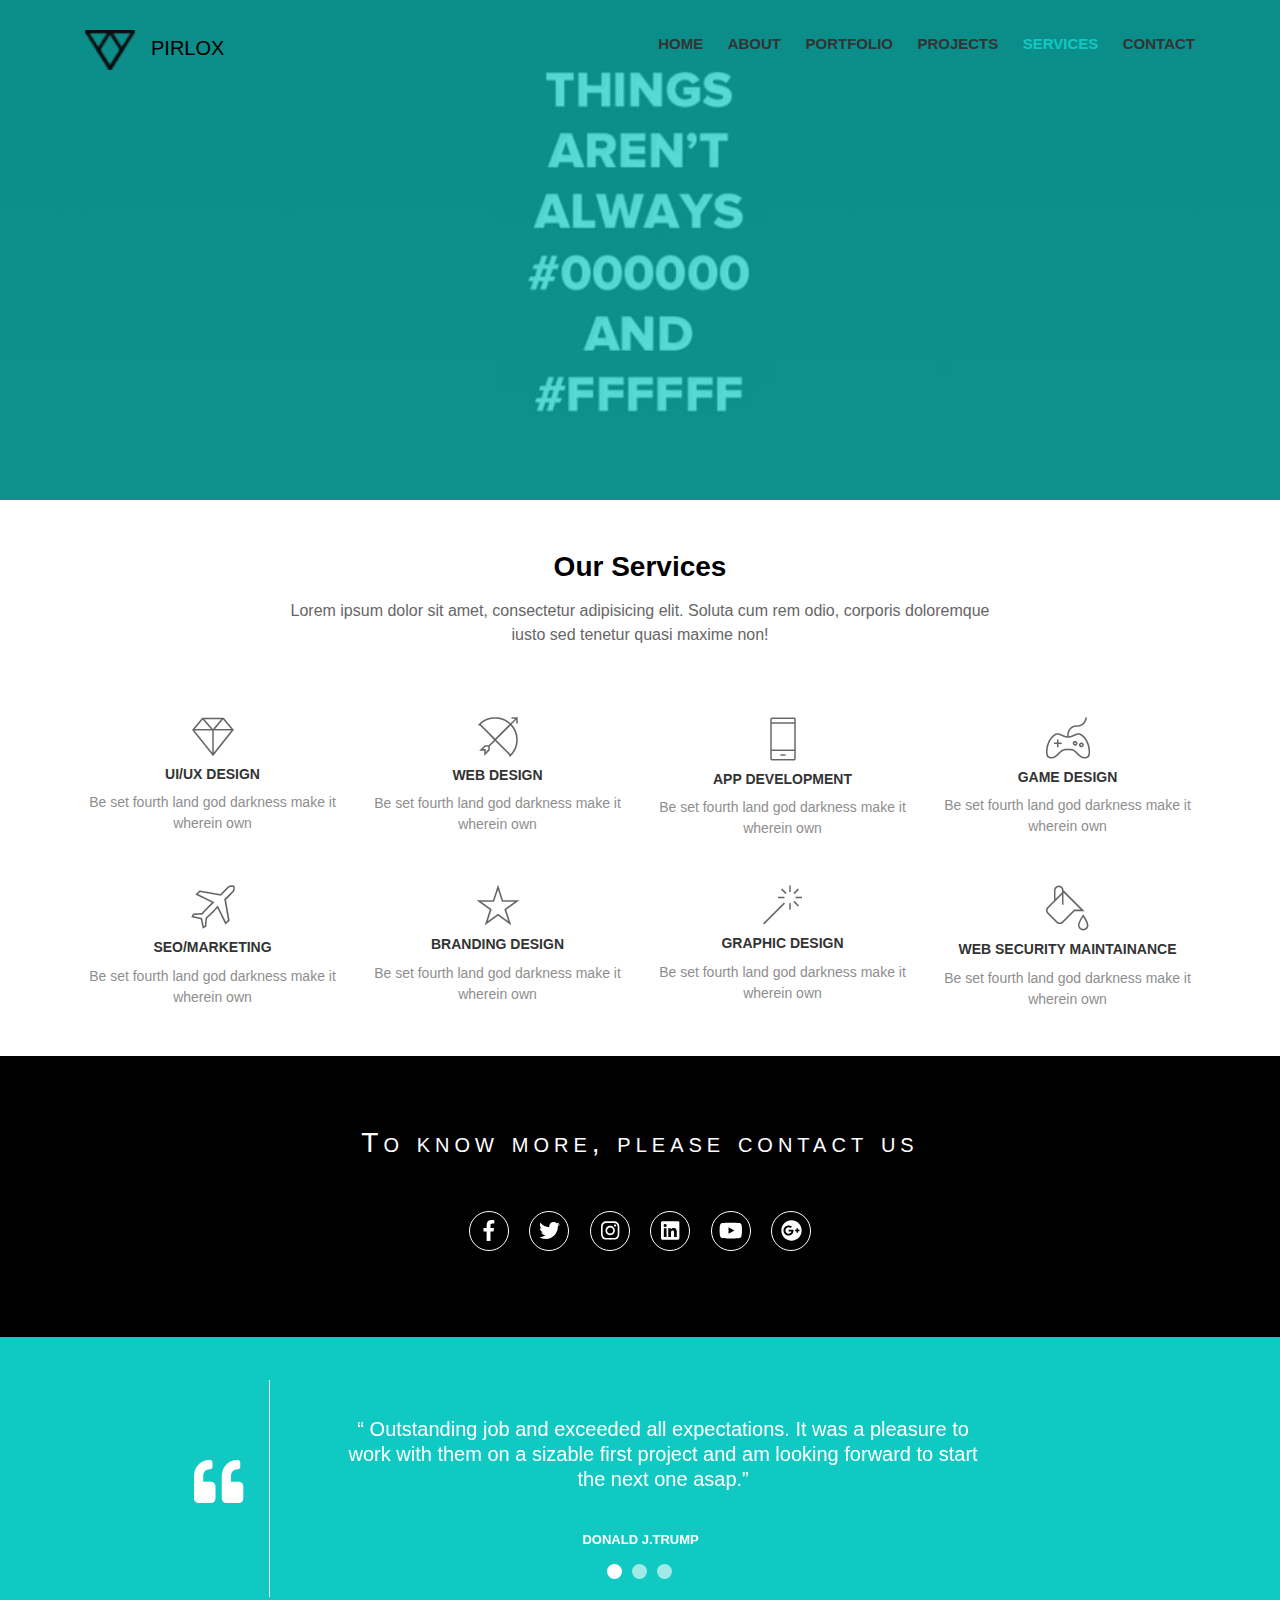
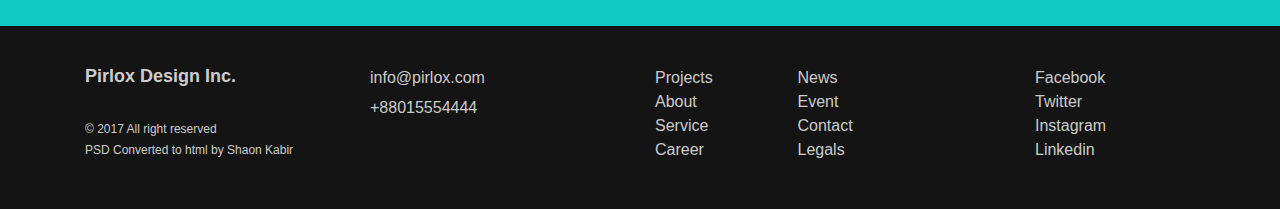
<file: service.html>
<!DOCTYPE html>
<html lang="en">
    <head>
        <meta charset="utf-8">
        <meta http-equiv="X-UA-Compatible" content="IE=edge">
        <meta name="viewport" content="width=device-width, initial-scale=1">
        <title>Contact | Pirlox Portfolio Template</title>
        <link rel="stylesheet" href="assets/css/bootstrap.min.css">
        <link rel="stylesheet" href="assets/css/owl.carousel.min.css">
        <link rel="stylesheet" href="assets/css/all.min.css">
        <link rel="stylesheet" href="assets/css/style.css">
    </head>
    <body>
        <!-- Header Area  -->
        <div class="header-area ">
            <div class="container">
                <div class="row">
                    <div class="col-md-3">
                        <div class="logo">
                            <a href="index.html"><img src="assets/img/logo.png" alt="Logo">Pirlox</a>
                        </div>
                    </div>
                    <div class="col-md-9 text-right">
                        <div class="mainmenu">
                            <ul>
                                <li><a href="index.html">Home</a></li>
                                <li><a href="about.html">About</a></li>
                                <li><a href="portfolio.html">Portfolio</a></li>
                                <li><a href="project.html">Projects</a></li>
                                <li class="active"><a href="service.html">Services</a></li>
                                <li ><a href="contact.html">Contact</a></li>
                            </ul>
                        </div>
                    </div>
                </div>
            </div>
        </div>
        <!-- Services Section -->
        <div class="service-area-wrapper"><!-- For Background Hero Image --></div>
        <div class="services-area text-center">
            <div class="container">
                <div class="row">
                    <div class="col-md-8 offset-md-2 text-center">
                        <div class="service-hero-area">
                            <h3>Our Services</h3>
                            <p>Lorem ipsum dolor sit amet, consectetur adipisicing elit. Soluta cum rem odio, corporis doloremque iusto sed tenetur quasi maxime non!</p>
                        </div>
                    </div>
                </div>
                <div class="row">
                    <div class="col-md-3">
                        <div class="single-service-item">
                            <div class="single-service-item-table">
                                <div class="single-service-item-tablecell">
                                    <img src="assets/img/service-icon-1.png" alt="">
                                    <div class="service-content">
                                        <h3>UI/UX Design</h3>
                                        <p>Be set fourth land god darkness make it wherein own</p>
                                    </div>
                                </div>
                            </div>
                        </div>
                    </div>
                    <div class="col-md-3">
                        <div class="single-service-item">
                            <div class="single-service-item-table">
                                <div class="single-service-item-tablecell">
                                    <img src="assets/img/service-icon-2.png" alt="">
                                    <div class="service-content">
                                        <h3>Web Design</h3>
                                        <p>Be set fourth land god darkness make it wherein own</p>
                                    </div>
                                </div>
                            </div>
                        </div>
                    </div>
                    <div class="col-md-3">
                        <a href="#" class="single-service-item">
                            <div class="single-service-item-table">
                                <div class="single-service-item-tablecell">
                                    <img src="assets/img/service-icon-3.png" alt="">
                                    <div class="service-content">
                                        <h3>App Development</h3>
                                        <p>Be set fourth land god darkness make it wherein own</p>
                                    </div>
                                </div>
                            </div>
                        </a>
                    </div>
                    <div class="col-md-3">
                        <div class="single-service-item">
                            <div class="single-service-item-table">
                                <div class="single-service-item-tablecell">
                                    <img src="assets/img/service-icon-4.png" alt="">
                                    <div class="service-content">
                                        <h3>Game Design</h3>
                                        <p>Be set fourth land god darkness make it wherein own</p>
                                    </div>
                                </div>
                            </div>
                        </div>
                    </div>
                </div>
                <div class="row">
                    <div class="col-md-3">
                        <div class="single-service-item">
                            <div class="single-service-item-table">
                                <div class="single-service-item-tablecell">
                                    <img src="assets/img/service-icon-5.png" alt="">
                                    <div class="service-content">
                                        <h3>SEO/Marketing</h3>
                                        <p>Be set fourth land god darkness make it wherein own</p>
                                    </div>
                                </div>
                            </div>
                        </div>
                    </div>
                    <div class="col-md-3">
                        <div class="single-service-item">
                            <div class="single-service-item-table">
                                <div class="single-service-item-tablecell">
                                    <img src="assets/img/service-icon-6.png" alt="">
                                    <div class="service-content">
                                        <h3>Branding Design</h3>
                                        <p>Be set fourth land god darkness make it wherein own</p>
                                    </div>
                                </div>
                            </div>
                        </div>
                    </div>
                    <div class="col-md-3">
                        <div class="single-service-item">
                            <div class="single-service-item-table">
                                <div class="single-service-item-tablecell">
                                   <img src="assets/img/service-icon-7.png" alt="">
                                    <div class="service-content">
                                        <h3>Graphic Design</h3>
                                        <p>Be set fourth land god darkness make it wherein own</p>
                                    </div>
                                </div>
                            </div>
                        </div>
                    </div>
                    <div class="col-md-3">
                        <div class="single-service-item">
                            <div class="single-service-item-table">
                                <div class="single-service-item-tablecell">
                                    <img src="assets/img/service-icon-8.png" alt="">
                                    <div class="service-content">
                                        <h3>Web Security Maintainance</h3>
                                        <p>Be set fourth land god darkness make it wherein own</p>
                                    </div>
                                </div>
                            </div>
                        </div>
                    </div>
                </div>
            </div>
        </div>
        <!-- Middle Page Advertisement Section -->
        <div class="middle-page-advertise">
            <div class="container">
                <div class="row">
                    <div class="col-md-10 offset-md-1 text-center">
                        <div class="middle-page-social">
                            <h3>To know more, please contact us</h3>
                            <a href="#" target="_blank"><i class="fab fa-facebook-f"></i></a>
                            <a href="#" target="_blank"><i class="fab fa-twitter"></i></a>
                            <a href="#" target="_blank"><i class="fab fa-instagram"></i></a>
                            <a href="#" target="_blank"><i class="fab fa-linkedin"></i></a>
                            <a href="#" target="_blank"><i class="fab fa-youtube"></i></a>
                            <a href="#" target="_blank"><i class="fab fa-google-plus"></i></a>
                        </div>
                    </div>
                </div>
            </div>
        </div>
         <!-- Carousel Section -->
        <div class="testimonial-carousel-section" id="testimonial-area">
            <div class="continer">
                <div class="row">
                    <div class="col-md-8 offset-md-2">
                        <div class="testimonial-carousel owl-carousel">
                            <div class="single-testimonial-item">
                                <div class="testimonial-content">
                                    <p>“ Outstanding job and exceeded all expectations. It was a pleasure to work with them on a sizable first project and am looking forward to start the next one asap.”</p>
                                </div>
                                <h3 class="author-meta">Donald J.Trump</h3>
                            </div>
                            <div class="single-testimonial-item">
                                <div class="testimonial-content">
                                    <p>“ Outstanding job and exceeded all expectations. It was a pleasure to work with them on a sizable first project and am looking forward to start the next one asap.”</p>
                                </div>
                                <h3 class="author-meta">Donald J.Trump</h3>
                            </div>
                            <div class="single-testimonial-item">
                                <div class="testimonial-content">
                                    <p>“ Outstanding job and exceeded all expectations. It was a pleasure to work with them on a sizable first project and am looking forward to start the next one asap.”</p>
                                </div>
                                <h3 class="author-meta">Donald J.Trump</h3>
                            </div>
                        </div>
                    </div>
                </div>
            </div>
        </div>
        <!-- Footer Section -->
        <div class="footer-area">
            <div class="container">
                <div class="row">
                    <div class="col-md-3">
                        <div class="template-info">
                            <h3><a href="index.html">Pirlox Design Inc.</a></h3>
                            <p>&copy; 2017 All right reserved</p>
                            <p>PSD Converted to html by <a href="#" target="_blank">Shaon Kabir</a></p>
                        </div>
                    </div>
                    <div class="col-md-2">
                        <div class="footer-contact">
                            <a href="mailto:info@pirlox.com">info@pirlox.com</a>
                            <a href="tel:+88015222222">+88015554444</a>
                        </div>
                    </div>
                    <div class="col-md-3 offset-md-1">
                        <div class="row">
                            <div class="col-md-6">
                                <div class="footer-menu">
                                    <ul>
                                        <li><a href="project.html">Projects</a></li>
                                        <li><a href="about.html">About</a></li>
                                        <li><a href="service.html">Service</a></li>
                                        <li><a href="#">Career</a></li>
                                    </ul>
                                </div>
                            </div>
                            <div class="col-md-6">
                                <div class="footer-menu">
                                    <ul>
                                        <li><a href="#">News</a></li>
                                        <li><a href="#">Event</a></li>
                                        <li><a href="contact.html">Contact</a></li>
                                        <li><a href="#">Legals</a></li>
                                    </ul>
                                </div>
                            </div>
                        </div>
                    </div>
                    <div class="col-md-2 offset-md-1">
                        <div class="footer-social-links">
                            <a href="facebook.com" target="_blank">Facebook</a>
                            <a href="twitter.com" target="_blank">Twitter</a>
                            <a href="intagram.com" target="_blank">Instagram</a>
                            <a href="linkedin.com" target="_blank">Linkedin</a>
                        </div>
                    </div>
                </div>
            </div>
        </div>

        <!-- Main jQuery  -->
        <script src="assets/js/jquery-3.3.1.min.js"></script>

        <!-- Bootstrap Js -->
        <script src="assets/js/bootstrap.min.js"></script>

        <!-- Owl Carousel-2 js -->
        <script src="assets/js/owl.carousel.min.js"></script>

        <!-- Font Awesome js -->
        <script src="assets/js/all.min.js"></script>

        <!-- Isotope js -->
        <script src="assets/js/isotope.pkgd.min.js"></script>

        <!-- Main Js-->
        <script src="assets/js/main.js"></script>
    </body>
</html>
</file>
<file: assets/css/style.css>
* {
    margin: 0;
    padding: 0;
    outline: 0;
    box-sizing: border-box;
}
body {
     font-size: 16px;
    color:#666;
}
h1,
h2,
h3,
h4,
h5,
h6 {
    color:#000;
    margin: 0 0 15px;
    font-weight: 700;
}
ul,ol{margin:0;padding:0;list-style: none}
a,
a:hover {
    text-decoration: none;
}
.section-padding {
    padding: 100px 0;
}
.contact-section {
  background: #f5f5f5;
  padding: 60px 0;
}
.section-title {
  margin-bottom: 70px;
}

/* Color Declearation */

:root {
  --main:#10c9c3;
}


/* Background Images */
.homepage-slides{background-image: url(../img/hero-bg.jpg);}
.skills-area{background-image: url(../img/skills-section-bg.jpg);}
.video-popup-area{background-image: url(../img/video-popup-bg.jpg);}
.brands-item{background-image: url(../img/brands.png);}


/* Portfolio Section Images */
.portfolo-bg-1{background-image: url(../img/work-1.jpg);}
.portfolo-bg-2{background-image: url(../img/work-2.jpg);}
.portfolo-bg-3{background-image: url(../img/work-3.jpg);}
.portfolo-bg-4{background-image: url(../img/work-4.jpg);}
.portfolo-bg-5{background-image: url(../img/work-5.jpg);}
.portfolo-bg-6{background-image: url(../img/work-6.jpg);}
.portfolo-bg-7{background-image: url(../img/work-7.jpg);}
.portfolo-bg-8{background-image: url(../img/work-8.jpg);}
.portfolo-bg-9{background-image: url(../img/work-9.jpg);}
.portfolo-bg-10{background-image: url(../img/work-10.jpg);}
.portfolo-bg-11{background-image: url(../img/work-11.jpg);}
.portfolo-bg-12{background-image: url(../img/work-12.jpg);}



/* Homepage Section */
.homepage-slides {
  background-size: cover;
  background-position: center;
  position: relative;
  z-index: 1;
}
.slider-text {
  padding: 200px 0;
  padding-left: 70px;
}
.logo img {
  width: 50px;
  margin-right: 16px;
}
.logo a {
  text-transform: uppercase;
  font-size: 20px;
  display: inline-block;
  color: #000;
}
.mainmenu li {
  display: inline-block;
}
.mainmenu li a {
  display: block;
  padding: 3px 0;
  padding-left: 20px;
  text-transform: uppercase;
  color: #333;
  font-weight: 700;
  transition: .3s;
  font-size: 15px;
}
.mainmenu li a:hover , .mainmenu li.active a {
  color: var(--main);
}
.header-area {
  padding: 30px 0;
  position: absolute;
  left: 0;
  top: 0;
  width: 100%;
  z-index: 10;
}
.slider-text h2 {
  font-size: 33px;
  color: #333;
}
.boxed-btn {
  background: var(--main);
  color: #fff;
  display: inline-block;
  font-weight: normal;
  padding: 10px 30px;
  text-transform: uppercase;
  transition: all .2s linear;
}
.boxed-btn:hover {
  color: #000;
}
/* Skills */
.skills-area {
  background-size: cover;
}
.animated-skills-bar {
  padding: 150px 0;
}
/* Statistic  */

.projects-item-container {
  overflow: hidden;
}
.single-project-item {
  float: left;
  width: 25%;
}
.project-section {
  background: var(--main);
  color: #fff;
}

.number {
  font-size: 18px;
  margin-bottom: 0;
}
.projects-content {
  font-size: 15px;
  padding-left: 57px;
  text-transform: uppercase;
  font-weight: 700;
}
.single-project-item {
  position: relative;
  z-index: 1;
  padding: 50px 0;
}
.single-project-item img {
  position: absolute;
  left: 0;
  top: 40%;
  margin-top: -15px;
}

/* Portfolio Section */
.portfolio-item {
  overflow: hidden;
  margin: 0;
}
.single-portfolio-item {
  background-size: cover;
  background-position: center;
  float: left;
  width: 25%;
  height: 200px;
  margin: 0;
}
.hover-content {
  display: table;
  width: 100%;
  text-align: center;
  height: 100%;
  position: relative;
  z-index: 1;
  opacity: 0;
  visibility: hidden;
  transition: .3s;
}
.single-portfolio-item:hover .hover-content{
  opacity: 1;
  visibility: visible;
  transition: .3s;
}
.hover-content-tablecell {
  display: table-cell;
  vertical-align: middle;
}
.hover-content::after {
  position: absolute;
  left: 0;
  top: 0;
  width: 100%;
  height: 100%;
  content: '';
  background: #333;
  z-index: -1;
  opacity: .9;
}
.portfolio-page .hover-content::after{
  background-color: var(--main)
}
.hover-content-tablecell a {
  font-size: 40px;
  color: #fff;
}
.load-more-blocked-btn {
  display: block;
  text-align: center;
  padding: 25px;
  background: #d8d8d8;
  color: #1e959e;
  text-transform: uppercase;
}


/* Service Section / Popup Video Section */
.video-popup-area {
  background-size: cover;
  background-position: center;
  height: 500px;
}
.video-play-btn {
  display: inline-block;
  font-size: 30px;
  color: #fff;
  background: var(--main);
  width: 80px;
  height: 80px;
  text-align: center;
  line-height: 80px;
  border-radius: 50%;
  position: absolute;
  left: 50%;
  top: 50%;
  transform: translate(-50%,-50%);
}

.single-service-item {
  display: block;
  color: #8e8e8e;
  margin-bottom: 30px;
}
.single-service-item-table {
  display: table;
  width: 100%;
  height: 100%;
  text-align: center;
  font-size: 14px;
}
.single-service-item-tablecell {
  display: table-cell;
  vertical-align: middle;
}
.single-service-item-tablecell svg {
  font-size: 40px;
}
.service-content h3 {
  text-transform: uppercase;
  font-size: 14px;
  color: #333;
  margin: 10px 0;
}
/* Testimonial Section */

.testimonial-carousel-section {
  background: var(--main);
  color: #fff;
  text-align: center;
}
.testimonial-carousel {
  padding: 80px;
  padding-bottom: 40px;
}
.author-meta {
  text-transform: uppercase;
  font-size: 13px;
  color: #fff;
  margin-top: 40px;
}
.author-meta span {
  display: block;
  text-transform: none;
  font-weight: normal;
  margin-top: 3px;
}
.single-testimonial-item {
  font-size: 20px;
  line-height: 25px;
}
.testimonial-carousel-section.owl-carousel .owl-dots{display: block; margin-top: 25px;}
.testimonial-carousel-section .owl-dots button{
  display: inline-block;
  width: 15px;
  height: 15px;
  background: #fff;
  border-radius: 50%;
  margin: 0 5px;
  opacity: .6;
}
.testimonial-carousel-section .owl-dots button.active{
  opacity: 1;
}

.testimonial-carousel {
  position: relative;
  z-index: 1;
}
.testimonial-carousel::before {
  position: absolute;
  left: 6%;
  top: 15%;
  height: 75%;
  width: 1px;
  content: '';
  background: #fff;
}
.testimonial-content {
  padding-left: 45px;
}
.testimonial-carousel::after {
  position: absolute;
  left: 0;
  top: 50%;
  content: '\f10d';
  font-family: 'FontAwesome';
  font-weight: 900;
  font-size: 49px;
  transform: translate(-50%,-50%);
}
/* Happy Partners Section */
.brands-item {
  background-size: cover;
  background-position: center;
  height: 100px;
  margin-bottom: 40px;
}

/* Contact Section  */
input[type="text"], input[type="email"], input[type="password"], input[type="tel"], input[type="date"], input[type="cal"], input[type="submit"], button[type="submit"], textarea {
  width: 100%;
  padding: 15px;
  margin-bottom: 27px;
  border: 1px solid #fff;
}
input[type="submit"], button[type="submit"] {
  width: auto;
  background: var(--main);
  display: inline-block;
  padding: 15px 30px;
  color: #fff;
  text-transform: uppercase;
  cursor: pointer;
}
textarea {
  resize: none;
  height: 187px;
}

input[type="text"]:focus, input[type="email"]:focus, input[type="password"]:focus, input[type="tel"]:focus, input[type="date"]:focus, input[type="cal"]:focus, textarea:focus {
  box-shadow: 0 0 5px rgb(16, 201, 195);
}


/* Footer Section */

.footer-social-links a {
  display: block;
}
.footer-area {
  background: #141414;
  color: #ccc;
  padding: 40px 0;
}
.footer-area a {
  color: #ccc;
}
.template-info h3 {
  margin-bottom: 39px;
  font-size: 18px;
}
.template-info {
  font-size: 12px;
  line-height: 5px;
}
.footer-contact a {
  margin-bottom: ;
  display: block;
  margin-bottom: 6px;
}
.footer-area a:hover {
  color: var(--main);
}


                    /*====================================
                            My Portfolio Page Design
                      ===================================*/  

.myportfolio-section {
  background-image: url(../img/portfolio-overview-bg.jpg);
  position: relative;
  z-index: 1;
  background-size: cover;
  background-position: left center;
}
 .overview-content{
  padding:200px 0;
 }
 .overview-content h3 {
  font-size: 38px;
  margin-bottom: 40px;
}
.overview-content h3 span {
  color: #10ced3;
}

.type-item {
  font-size: 20px;
  letter-spacing: 1px;
  color: var(--orange);
}




                    /*====================================
                                About Page Design
                      ===================================*/  
.about-page-hero-section {
  background-image: url(../img/about-hero-bg.jpg);
  position: relative;
  height: 500px;
  background-size: cover;
  background-position: center;
  background-color: #333;
  z-index: 1;
}
.about-page-hero-section::after {
  position: absolute;
  left: 0;
  top: 0;
  width: 100%;
  height: 100%;
  content: '';
  background: #fff;
  z-index: -1;
  opacity: .8;
}
.about-page-section {
  background-image: url(../img/about-page-bg.jpg);
  background-size: cover;
  background-position: center;
}
.about-page-section .section-title {
  padding: 75px 0;
  padding-bottom: 10px;
}
.about-page-section .author-signature {
  margin-bottom: 30px;
}
.about-page-section .author-signature {
  margin-bottom: 30px;
}

.hero-slider-text {
  display: table;
  width: 100%;
  height: 500px;
  text-align: center;
}
.hero-slider-text-tablecell {
  display: table-cell;
  vertical-align: middle;
  text-align: center;
}
.about-type-text {
  color: #000;
  font-size: 80px;
}
.about-type-text span{
  color:red;
}

                    /*====================================
                                Projects Page Design
                      ===================================*/  
 .header-area.default{
  position: relative;
  z-index: 1;
 }
.single-project-page-bg {
  background-image: url(../img/project-page-bg.jpg);
  height: 530px;
  background-size: cover;
  background-position: center;
}
.single-project-page-item {
  padding: 121px 89px;
  padding-right: 40px;
  font-size: 16px;
  line-height: 1.8;
}
.single-project-page-item h3 {
  font-size: 38px;
  font-weight: normal;
}

.client-info {
  margin-bottom: 0;
  color: #000;
  font-weight: 500;
}
.client-info span {
  font-weight: normal;
  color: #666;
  margin-right: ;
  padding: 10px;
}
.projects-page-section.owl-carousel .owl-nav button {
  display: inline-block;
  font-size: 20px;
  position: absolute;
  left: 5%;
  bottom: 0;
}
.projects-page-section.owl-carousel .owl-nav button.owl-next {
  left: auto;
  right: 5%;
}
.projects-page-section.owl-carousel .owl-nav {
  margin-bottom: 50px;
}
.load-more-icon {
  display: inline-block;
  font-size: 27px;
  position: absolute;
  left: 50%;
  bottom: 10%;
  z-index: 10;
  color: #666;
}

                    /*====================================
                                Contact Page Design
                      ===================================*/  
 .contact-page-section {
  background: #f5f5f5;
  padding: 60px;
}
.contact-page-info{color:#000;}
.contact-page-info span{color:#666;padding: 10px;}


                    /*====================================
                                Service Page Design
                      ===================================*/  
 .service-area-wrapper{
  background-image: url(../img/service-hero-bg.jpg);
  background-size: cover;
  background-position: center;
  height: 500px;
  position: relative;
  z-index: 1;
 }
 .service-area-wrapper::after {
  position: absolute;
  content: '';
  left: 0;
  top: 0;
  width: 100%;
  height: 100%;
  background: var(--main);
  z-index: -1;
  opacity: .7;
}
 .service-hero-area{
  margin: 50px 0;
  margin-bottom: 70px;
 }
.middle-page-advertise {
  background-color: #000;
  padding: 70px;
  padding-bottom: 50px;
}
.middle-page-advertise a ,.middle-page-advertise h3 {
  color: #fff;
}
.middle-page-social h3 {
  font-weight: normal;
  font-variant: small-caps;
  letter-spacing: 5px;
}
.middle-page-social a {
  display: inline-block;
  font-size: 21px;
  width: 40px;
  height: 40px;
  line-height: 40px;
  text-align: center;
  border-radius: 50%;
  border: 1px solid #fff;
  margin: 36px 8px;
}
/* Colors Should be accurate and vaild color */
.middle-page-social a:hover:nth-child(2) {
  background: blue;
}
.middle-page-social a:hover:nth-child(3) {
  background: skyblue;
}
.middle-page-social a:hover:nth-child(4) {
  background: green;
}
.middle-page-social a:hover:nth-child(5) {
  background: yellow;
}
.middle-page-social a:hover:nth-child(6) {
  background: red;
}
.middle-page-social a:hover:last-child {
  background: #e08383;
}
</file>
<file: assets/css/all.min.css>
.fa,.fab,.fal,.far,.fas{-moz-osx-font-smoothing:grayscale;-webkit-font-smoothing:antialiased;display:inline-block;font-style:normal;font-variant:normal;text-rendering:auto;line-height:1}.fa-lg{font-size:1.33333em;line-height:.75em;vertical-align:-.0667em}.fa-xs{font-size:.75em}.fa-sm{font-size:.875em}.fa-1x{font-size:1em}.fa-2x{font-size:2em}.fa-3x{font-size:3em}.fa-4x{font-size:4em}.fa-5x{font-size:5em}.fa-6x{font-size:6em}.fa-7x{font-size:7em}.fa-8x{font-size:8em}.fa-9x{font-size:9em}.fa-10x{font-size:10em}.fa-fw{text-align:center;width:1.25em}.fa-ul{list-style-type:none;margin-left:2.5em;padding-left:0}.fa-ul>li{position:relative}.fa-li{left:-2em;position:absolute;text-align:center;width:2em;line-height:inherit}.fa-border{border:.08em solid #eee;border-radius:.1em;padding:.2em .25em .15em}.fa-pull-left{float:left}.fa-pull-right{float:right}.fa.fa-pull-left,.fab.fa-pull-left,.fal.fa-pull-left,.far.fa-pull-left,.fas.fa-pull-left{margin-right:.3em}.fa.fa-pull-right,.fab.fa-pull-right,.fal.fa-pull-right,.far.fa-pull-right,.fas.fa-pull-right{margin-left:.3em}.fa-spin{animation:fa-spin 2s infinite linear}.fa-pulse{animation:fa-spin 1s infinite steps(8)}@keyframes fa-spin{0%{transform:rotate(0deg)}to{transform:rotate(1turn)}}.fa-rotate-90{-ms-filter:"progid:DXImageTransform.Microsoft.BasicImage(rotation=1)";transform:rotate(90deg)}.fa-rotate-180{-ms-filter:"progid:DXImageTransform.Microsoft.BasicImage(rotation=2)";transform:rotate(180deg)}.fa-rotate-270{-ms-filter:"progid:DXImageTransform.Microsoft.BasicImage(rotation=3)";transform:rotate(270deg)}.fa-flip-horizontal{-ms-filter:"progid:DXImageTransform.Microsoft.BasicImage(rotation=0, mirror=1)";transform:scaleX(-1)}.fa-flip-vertical{transform:scaleY(-1)}.fa-flip-horizontal.fa-flip-vertical,.fa-flip-vertical{-ms-filter:"progid:DXImageTransform.Microsoft.BasicImage(rotation=2, mirror=1)"}.fa-flip-horizontal.fa-flip-vertical{transform:scale(-1)}:root .fa-flip-horizontal,:root .fa-flip-vertical,:root .fa-rotate-90,:root .fa-rotate-180,:root .fa-rotate-270{filter:none}.fa-stack{display:inline-block;height:2em;line-height:2em;position:relative;vertical-align:middle;width:2.5em}.fa-stack-1x,.fa-stack-2x{left:0;position:absolute;text-align:center;width:100%}.fa-stack-1x{line-height:inherit}.fa-stack-2x{font-size:2em}.fa-inverse{color:#fff}.fa-500px:before{content:"\f26e"}.fa-accessible-icon:before{content:"\f368"}.fa-accusoft:before{content:"\f369"}.fa-acquisitions-incorporated:before{content:"\f6af"}.fa-ad:before{content:"\f641"}.fa-address-book:before{content:"\f2b9"}.fa-address-card:before{content:"\f2bb"}.fa-adjust:before{content:"\f042"}.fa-adn:before{content:"\f170"}.fa-adobe:before{content:"\f778"}.fa-adversal:before{content:"\f36a"}.fa-affiliatetheme:before{content:"\f36b"}.fa-air-freshener:before{content:"\f5d0"}.fa-algolia:before{content:"\f36c"}.fa-align-center:before{content:"\f037"}.fa-align-justify:before{content:"\f039"}.fa-align-left:before{content:"\f036"}.fa-align-right:before{content:"\f038"}.fa-alipay:before{content:"\f642"}.fa-allergies:before{content:"\f461"}.fa-amazon:before{content:"\f270"}.fa-amazon-pay:before{content:"\f42c"}.fa-ambulance:before{content:"\f0f9"}.fa-american-sign-language-interpreting:before{content:"\f2a3"}.fa-amilia:before{content:"\f36d"}.fa-anchor:before{content:"\f13d"}.fa-android:before{content:"\f17b"}.fa-angellist:before{content:"\f209"}.fa-angle-double-down:before{content:"\f103"}.fa-angle-double-left:before{content:"\f100"}.fa-angle-double-right:before{content:"\f101"}.fa-angle-double-up:before{content:"\f102"}.fa-angle-down:before{content:"\f107"}.fa-angle-left:before{content:"\f104"}.fa-angle-right:before{content:"\f105"}.fa-angle-up:before{content:"\f106"}.fa-angry:before{content:"\f556"}.fa-angrycreative:before{content:"\f36e"}.fa-angular:before{content:"\f420"}.fa-ankh:before{content:"\f644"}.fa-app-store:before{content:"\f36f"}.fa-app-store-ios:before{content:"\f370"}.fa-apper:before{content:"\f371"}.fa-apple:before{content:"\f179"}.fa-apple-alt:before{content:"\f5d1"}.fa-apple-pay:before{content:"\f415"}.fa-archive:before{content:"\f187"}.fa-archway:before{content:"\f557"}.fa-arrow-alt-circle-down:before{content:"\f358"}.fa-arrow-alt-circle-left:before{content:"\f359"}.fa-arrow-alt-circle-right:before{content:"\f35a"}.fa-arrow-alt-circle-up:before{content:"\f35b"}.fa-arrow-circle-down:before{content:"\f0ab"}.fa-arrow-circle-left:before{content:"\f0a8"}.fa-arrow-circle-right:before{content:"\f0a9"}.fa-arrow-circle-up:before{content:"\f0aa"}.fa-arrow-down:before{content:"\f063"}.fa-arrow-left:before{content:"\f060"}.fa-arrow-right:before{content:"\f061"}.fa-arrow-up:before{content:"\f062"}.fa-arrows-alt:before{content:"\f0b2"}.fa-arrows-alt-h:before{content:"\f337"}.fa-arrows-alt-v:before{content:"\f338"}.fa-artstation:before{content:"\f77a"}.fa-assistive-listening-systems:before{content:"\f2a2"}.fa-asterisk:before{content:"\f069"}.fa-asymmetrik:before{content:"\f372"}.fa-at:before{content:"\f1fa"}.fa-atlas:before{content:"\f558"}.fa-atlassian:before{content:"\f77b"}.fa-atom:before{content:"\f5d2"}.fa-audible:before{content:"\f373"}.fa-audio-description:before{content:"\f29e"}.fa-autoprefixer:before{content:"\f41c"}.fa-avianex:before{content:"\f374"}.fa-aviato:before{content:"\f421"}.fa-award:before{content:"\f559"}.fa-aws:before{content:"\f375"}.fa-baby:before{content:"\f77c"}.fa-baby-carriage:before{content:"\f77d"}.fa-backspace:before{content:"\f55a"}.fa-backward:before{content:"\f04a"}.fa-balance-scale:before{content:"\f24e"}.fa-ban:before{content:"\f05e"}.fa-band-aid:before{content:"\f462"}.fa-bandcamp:before{content:"\f2d5"}.fa-barcode:before{content:"\f02a"}.fa-bars:before{content:"\f0c9"}.fa-baseball-ball:before{content:"\f433"}.fa-basketball-ball:before{content:"\f434"}.fa-bath:before{content:"\f2cd"}.fa-battery-empty:before{content:"\f244"}.fa-battery-full:before{content:"\f240"}.fa-battery-half:before{content:"\f242"}.fa-battery-quarter:before{content:"\f243"}.fa-battery-three-quarters:before{content:"\f241"}.fa-bed:before{content:"\f236"}.fa-beer:before{content:"\f0fc"}.fa-behance:before{content:"\f1b4"}.fa-behance-square:before{content:"\f1b5"}.fa-bell:before{content:"\f0f3"}.fa-bell-slash:before{content:"\f1f6"}.fa-bezier-curve:before{content:"\f55b"}.fa-bible:before{content:"\f647"}.fa-bicycle:before{content:"\f206"}.fa-bimobject:before{content:"\f378"}.fa-binoculars:before{content:"\f1e5"}.fa-biohazard:before{content:"\f780"}.fa-birthday-cake:before{content:"\f1fd"}.fa-bitbucket:before{content:"\f171"}.fa-bitcoin:before{content:"\f379"}.fa-bity:before{content:"\f37a"}.fa-black-tie:before{content:"\f27e"}.fa-blackberry:before{content:"\f37b"}.fa-blender:before{content:"\f517"}.fa-blender-phone:before{content:"\f6b6"}.fa-blind:before{content:"\f29d"}.fa-blog:before{content:"\f781"}.fa-blogger:before{content:"\f37c"}.fa-blogger-b:before{content:"\f37d"}.fa-bluetooth:before{content:"\f293"}.fa-bluetooth-b:before{content:"\f294"}.fa-bold:before{content:"\f032"}.fa-bolt:before{content:"\f0e7"}.fa-bomb:before{content:"\f1e2"}.fa-bone:before{content:"\f5d7"}.fa-bong:before{content:"\f55c"}.fa-book:before{content:"\f02d"}.fa-book-dead:before{content:"\f6b7"}.fa-book-open:before{content:"\f518"}.fa-book-reader:before{content:"\f5da"}.fa-bookmark:before{content:"\f02e"}.fa-bowling-ball:before{content:"\f436"}.fa-box:before{content:"\f466"}.fa-box-open:before{content:"\f49e"}.fa-boxes:before{content:"\f468"}.fa-braille:before{content:"\f2a1"}.fa-brain:before{content:"\f5dc"}.fa-briefcase:before{content:"\f0b1"}.fa-briefcase-medical:before{content:"\f469"}.fa-broadcast-tower:before{content:"\f519"}.fa-broom:before{content:"\f51a"}.fa-brush:before{content:"\f55d"}.fa-btc:before{content:"\f15a"}.fa-bug:before{content:"\f188"}.fa-building:before{content:"\f1ad"}.fa-bullhorn:before{content:"\f0a1"}.fa-bullseye:before{content:"\f140"}.fa-burn:before{content:"\f46a"}.fa-buromobelexperte:before{content:"\f37f"}.fa-bus:before{content:"\f207"}.fa-bus-alt:before{content:"\f55e"}.fa-business-time:before{content:"\f64a"}.fa-buysellads:before{content:"\f20d"}.fa-calculator:before{content:"\f1ec"}.fa-calendar:before{content:"\f133"}.fa-calendar-alt:before{content:"\f073"}.fa-calendar-check:before{content:"\f274"}.fa-calendar-day:before{content:"\f783"}.fa-calendar-minus:before{content:"\f272"}.fa-calendar-plus:before{content:"\f271"}.fa-calendar-times:before{content:"\f273"}.fa-calendar-week:before{content:"\f784"}.fa-camera:before{content:"\f030"}.fa-camera-retro:before{content:"\f083"}.fa-campground:before{content:"\f6bb"}.fa-canadian-maple-leaf:before{content:"\f785"}.fa-candy-cane:before{content:"\f786"}.fa-cannabis:before{content:"\f55f"}.fa-capsules:before{content:"\f46b"}.fa-car:before{content:"\f1b9"}.fa-car-alt:before{content:"\f5de"}.fa-car-battery:before{content:"\f5df"}.fa-car-crash:before{content:"\f5e1"}.fa-car-side:before{content:"\f5e4"}.fa-caret-down:before{content:"\f0d7"}.fa-caret-left:before{content:"\f0d9"}.fa-caret-right:before{content:"\f0da"}.fa-caret-square-down:before{content:"\f150"}.fa-caret-square-left:before{content:"\f191"}.fa-caret-square-right:before{content:"\f152"}.fa-caret-square-up:before{content:"\f151"}.fa-caret-up:before{content:"\f0d8"}.fa-carrot:before{content:"\f787"}.fa-cart-arrow-down:before{content:"\f218"}.fa-cart-plus:before{content:"\f217"}.fa-cash-register:before{content:"\f788"}.fa-cat:before{content:"\f6be"}.fa-cc-amazon-pay:before{content:"\f42d"}.fa-cc-amex:before{content:"\f1f3"}.fa-cc-apple-pay:before{content:"\f416"}.fa-cc-diners-club:before{content:"\f24c"}.fa-cc-discover:before{content:"\f1f2"}.fa-cc-jcb:before{content:"\f24b"}.fa-cc-mastercard:before{content:"\f1f1"}.fa-cc-paypal:before{content:"\f1f4"}.fa-cc-stripe:before{content:"\f1f5"}.fa-cc-visa:before{content:"\f1f0"}.fa-centercode:before{content:"\f380"}.fa-centos:before{content:"\f789"}.fa-certificate:before{content:"\f0a3"}.fa-chair:before{content:"\f6c0"}.fa-chalkboard:before{content:"\f51b"}.fa-chalkboard-teacher:before{content:"\f51c"}.fa-charging-station:before{content:"\f5e7"}.fa-chart-area:before{content:"\f1fe"}.fa-chart-bar:before{content:"\f080"}.fa-chart-line:before{content:"\f201"}.fa-chart-pie:before{content:"\f200"}.fa-check:before{content:"\f00c"}.fa-check-circle:before{content:"\f058"}.fa-check-double:before{content:"\f560"}.fa-check-square:before{content:"\f14a"}.fa-chess:before{content:"\f439"}.fa-chess-bishop:before{content:"\f43a"}.fa-chess-board:before{content:"\f43c"}.fa-chess-king:before{content:"\f43f"}.fa-chess-knight:before{content:"\f441"}.fa-chess-pawn:before{content:"\f443"}.fa-chess-queen:before{content:"\f445"}.fa-chess-rook:before{content:"\f447"}.fa-chevron-circle-down:before{content:"\f13a"}.fa-chevron-circle-left:before{content:"\f137"}.fa-chevron-circle-right:before{content:"\f138"}.fa-chevron-circle-up:before{content:"\f139"}.fa-chevron-down:before{content:"\f078"}.fa-chevron-left:before{content:"\f053"}.fa-chevron-right:before{content:"\f054"}.fa-chevron-up:before{content:"\f077"}.fa-child:before{content:"\f1ae"}.fa-chrome:before{content:"\f268"}.fa-church:before{content:"\f51d"}.fa-circle:before{content:"\f111"}.fa-circle-notch:before{content:"\f1ce"}.fa-city:before{content:"\f64f"}.fa-clipboard:before{content:"\f328"}.fa-clipboard-check:before{content:"\f46c"}.fa-clipboard-list:before{content:"\f46d"}.fa-clock:before{content:"\f017"}.fa-clone:before{content:"\f24d"}.fa-closed-captioning:before{content:"\f20a"}.fa-cloud:before{content:"\f0c2"}.fa-cloud-download-alt:before{content:"\f381"}.fa-cloud-meatball:before{content:"\f73b"}.fa-cloud-moon:before{content:"\f6c3"}.fa-cloud-moon-rain:before{content:"\f73c"}.fa-cloud-rain:before{content:"\f73d"}.fa-cloud-showers-heavy:before{content:"\f740"}.fa-cloud-sun:before{content:"\f6c4"}.fa-cloud-sun-rain:before{content:"\f743"}.fa-cloud-upload-alt:before{content:"\f382"}.fa-cloudscale:before{content:"\f383"}.fa-cloudsmith:before{content:"\f384"}.fa-cloudversify:before{content:"\f385"}.fa-cocktail:before{content:"\f561"}.fa-code:before{content:"\f121"}.fa-code-branch:before{content:"\f126"}.fa-codepen:before{content:"\f1cb"}.fa-codiepie:before{content:"\f284"}.fa-coffee:before{content:"\f0f4"}.fa-cog:before{content:"\f013"}.fa-cogs:before{content:"\f085"}.fa-coins:before{content:"\f51e"}.fa-columns:before{content:"\f0db"}.fa-comment:before{content:"\f075"}.fa-comment-alt:before{content:"\f27a"}.fa-comment-dollar:before{content:"\f651"}.fa-comment-dots:before{content:"\f4ad"}.fa-comment-slash:before{content:"\f4b3"}.fa-comments:before{content:"\f086"}.fa-comments-dollar:before{content:"\f653"}.fa-compact-disc:before{content:"\f51f"}.fa-compass:before{content:"\f14e"}.fa-compress:before{content:"\f066"}.fa-compress-arrows-alt:before{content:"\f78c"}.fa-concierge-bell:before{content:"\f562"}.fa-confluence:before{content:"\f78d"}.fa-connectdevelop:before{content:"\f20e"}.fa-contao:before{content:"\f26d"}.fa-cookie:before{content:"\f563"}.fa-cookie-bite:before{content:"\f564"}.fa-copy:before{content:"\f0c5"}.fa-copyright:before{content:"\f1f9"}.fa-couch:before{content:"\f4b8"}.fa-cpanel:before{content:"\f388"}.fa-creative-commons:before{content:"\f25e"}.fa-creative-commons-by:before{content:"\f4e7"}.fa-creative-commons-nc:before{content:"\f4e8"}.fa-creative-commons-nc-eu:before{content:"\f4e9"}.fa-creative-commons-nc-jp:before{content:"\f4ea"}.fa-creative-commons-nd:before{content:"\f4eb"}.fa-creative-commons-pd:before{content:"\f4ec"}.fa-creative-commons-pd-alt:before{content:"\f4ed"}.fa-creative-commons-remix:before{content:"\f4ee"}.fa-creative-commons-sa:before{content:"\f4ef"}.fa-creative-commons-sampling:before{content:"\f4f0"}.fa-creative-commons-sampling-plus:before{content:"\f4f1"}.fa-creative-commons-share:before{content:"\f4f2"}.fa-creative-commons-zero:before{content:"\f4f3"}.fa-credit-card:before{content:"\f09d"}.fa-critical-role:before{content:"\f6c9"}.fa-crop:before{content:"\f125"}.fa-crop-alt:before{content:"\f565"}.fa-cross:before{content:"\f654"}.fa-crosshairs:before{content:"\f05b"}.fa-crow:before{content:"\f520"}.fa-crown:before{content:"\f521"}.fa-css3:before{content:"\f13c"}.fa-css3-alt:before{content:"\f38b"}.fa-cube:before{content:"\f1b2"}.fa-cubes:before{content:"\f1b3"}.fa-cut:before{content:"\f0c4"}.fa-cuttlefish:before{content:"\f38c"}.fa-d-and-d:before{content:"\f38d"}.fa-d-and-d-beyond:before{content:"\f6ca"}.fa-dashcube:before{content:"\f210"}.fa-database:before{content:"\f1c0"}.fa-deaf:before{content:"\f2a4"}.fa-delicious:before{content:"\f1a5"}.fa-democrat:before{content:"\f747"}.fa-deploydog:before{content:"\f38e"}.fa-deskpro:before{content:"\f38f"}.fa-desktop:before{content:"\f108"}.fa-dev:before{content:"\f6cc"}.fa-deviantart:before{content:"\f1bd"}.fa-dharmachakra:before{content:"\f655"}.fa-dhl:before{content:"\f790"}.fa-diagnoses:before{content:"\f470"}.fa-diaspora:before{content:"\f791"}.fa-dice:before{content:"\f522"}.fa-dice-d20:before{content:"\f6cf"}.fa-dice-d6:before{content:"\f6d1"}.fa-dice-five:before{content:"\f523"}.fa-dice-four:before{content:"\f524"}.fa-dice-one:before{content:"\f525"}.fa-dice-six:before{content:"\f526"}.fa-dice-three:before{content:"\f527"}.fa-dice-two:before{content:"\f528"}.fa-digg:before{content:"\f1a6"}.fa-digital-ocean:before{content:"\f391"}.fa-digital-tachograph:before{content:"\f566"}.fa-directions:before{content:"\f5eb"}.fa-discord:before{content:"\f392"}.fa-discourse:before{content:"\f393"}.fa-divide:before{content:"\f529"}.fa-dizzy:before{content:"\f567"}.fa-dna:before{content:"\f471"}.fa-dochub:before{content:"\f394"}.fa-docker:before{content:"\f395"}.fa-dog:before{content:"\f6d3"}.fa-dollar-sign:before{content:"\f155"}.fa-dolly:before{content:"\f472"}.fa-dolly-flatbed:before{content:"\f474"}.fa-donate:before{content:"\f4b9"}.fa-door-closed:before{content:"\f52a"}.fa-door-open:before{content:"\f52b"}.fa-dot-circle:before{content:"\f192"}.fa-dove:before{content:"\f4ba"}.fa-download:before{content:"\f019"}.fa-draft2digital:before{content:"\f396"}.fa-drafting-compass:before{content:"\f568"}.fa-dragon:before{content:"\f6d5"}.fa-draw-polygon:before{content:"\f5ee"}.fa-dribbble:before{content:"\f17d"}.fa-dribbble-square:before{content:"\f397"}.fa-dropbox:before{content:"\f16b"}.fa-drum:before{content:"\f569"}.fa-drum-steelpan:before{content:"\f56a"}.fa-drumstick-bite:before{content:"\f6d7"}.fa-drupal:before{content:"\f1a9"}.fa-dumbbell:before{content:"\f44b"}.fa-dumpster:before{content:"\f793"}.fa-dumpster-fire:before{content:"\f794"}.fa-dungeon:before{content:"\f6d9"}.fa-dyalog:before{content:"\f399"}.fa-earlybirds:before{content:"\f39a"}.fa-ebay:before{content:"\f4f4"}.fa-edge:before{content:"\f282"}.fa-edit:before{content:"\f044"}.fa-eject:before{content:"\f052"}.fa-elementor:before{content:"\f430"}.fa-ellipsis-h:before{content:"\f141"}.fa-ellipsis-v:before{content:"\f142"}.fa-ello:before{content:"\f5f1"}.fa-ember:before{content:"\f423"}.fa-empire:before{content:"\f1d1"}.fa-envelope:before{content:"\f0e0"}.fa-envelope-open:before{content:"\f2b6"}.fa-envelope-open-text:before{content:"\f658"}.fa-envelope-square:before{content:"\f199"}.fa-envira:before{content:"\f299"}.fa-equals:before{content:"\f52c"}.fa-eraser:before{content:"\f12d"}.fa-erlang:before{content:"\f39d"}.fa-ethereum:before{content:"\f42e"}.fa-ethernet:before{content:"\f796"}.fa-etsy:before{content:"\f2d7"}.fa-euro-sign:before{content:"\f153"}.fa-exchange-alt:before{content:"\f362"}.fa-exclamation:before{content:"\f12a"}.fa-exclamation-circle:before{content:"\f06a"}.fa-exclamation-triangle:before{content:"\f071"}.fa-expand:before{content:"\f065"}.fa-expand-arrows-alt:before{content:"\f31e"}.fa-expeditedssl:before{content:"\f23e"}.fa-external-link-alt:before{content:"\f35d"}.fa-external-link-square-alt:before{content:"\f360"}.fa-eye:before{content:"\f06e"}.fa-eye-dropper:before{content:"\f1fb"}.fa-eye-slash:before{content:"\f070"}.fa-facebook:before{content:"\f09a"}.fa-facebook-f:before{content:"\f39e"}.fa-facebook-messenger:before{content:"\f39f"}.fa-facebook-square:before{content:"\f082"}.fa-fantasy-flight-games:before{content:"\f6dc"}.fa-fast-backward:before{content:"\f049"}.fa-fast-forward:before{content:"\f050"}.fa-fax:before{content:"\f1ac"}.fa-feather:before{content:"\f52d"}.fa-feather-alt:before{content:"\f56b"}.fa-fedex:before{content:"\f797"}.fa-fedora:before{content:"\f798"}.fa-female:before{content:"\f182"}.fa-fighter-jet:before{content:"\f0fb"}.fa-figma:before{content:"\f799"}.fa-file:before{content:"\f15b"}.fa-file-alt:before{content:"\f15c"}.fa-file-archive:before{content:"\f1c6"}.fa-file-audio:before{content:"\f1c7"}.fa-file-code:before{content:"\f1c9"}.fa-file-contract:before{content:"\f56c"}.fa-file-csv:before{content:"\f6dd"}.fa-file-download:before{content:"\f56d"}.fa-file-excel:before{content:"\f1c3"}.fa-file-export:before{content:"\f56e"}.fa-file-image:before{content:"\f1c5"}.fa-file-import:before{content:"\f56f"}.fa-file-invoice:before{content:"\f570"}.fa-file-invoice-dollar:before{content:"\f571"}.fa-file-medical:before{content:"\f477"}.fa-file-medical-alt:before{content:"\f478"}.fa-file-pdf:before{content:"\f1c1"}.fa-file-powerpoint:before{content:"\f1c4"}.fa-file-prescription:before{content:"\f572"}.fa-file-signature:before{content:"\f573"}.fa-file-upload:before{content:"\f574"}.fa-file-video:before{content:"\f1c8"}.fa-file-word:before{content:"\f1c2"}.fa-fill:before{content:"\f575"}.fa-fill-drip:before{content:"\f576"}.fa-film:before{content:"\f008"}.fa-filter:before{content:"\f0b0"}.fa-fingerprint:before{content:"\f577"}.fa-fire:before{content:"\f06d"}.fa-fire-alt:before{content:"\f7e4"}.fa-fire-extinguisher:before{content:"\f134"}.fa-firefox:before{content:"\f269"}.fa-first-aid:before{content:"\f479"}.fa-first-order:before{content:"\f2b0"}.fa-first-order-alt:before{content:"\f50a"}.fa-firstdraft:before{content:"\f3a1"}.fa-fish:before{content:"\f578"}.fa-fist-raised:before{content:"\f6de"}.fa-flag:before{content:"\f024"}.fa-flag-checkered:before{content:"\f11e"}.fa-flag-usa:before{content:"\f74d"}.fa-flask:before{content:"\f0c3"}.fa-flickr:before{content:"\f16e"}.fa-flipboard:before{content:"\f44d"}.fa-flushed:before{content:"\f579"}.fa-fly:before{content:"\f417"}.fa-folder:before{content:"\f07b"}.fa-folder-minus:before{content:"\f65d"}.fa-folder-open:before{content:"\f07c"}.fa-folder-plus:before{content:"\f65e"}.fa-font:before{content:"\f031"}.fa-font-awesome:before{content:"\f2b4"}.fa-font-awesome-alt:before{content:"\f35c"}.fa-font-awesome-flag:before{content:"\f425"}.fa-font-awesome-logo-full:before{content:"\f4e6"}.fa-fonticons:before{content:"\f280"}.fa-fonticons-fi:before{content:"\f3a2"}.fa-football-ball:before{content:"\f44e"}.fa-fort-awesome:before{content:"\f286"}.fa-fort-awesome-alt:before{content:"\f3a3"}.fa-forumbee:before{content:"\f211"}.fa-forward:before{content:"\f04e"}.fa-foursquare:before{content:"\f180"}.fa-free-code-camp:before{content:"\f2c5"}.fa-freebsd:before{content:"\f3a4"}.fa-frog:before{content:"\f52e"}.fa-frown:before{content:"\f119"}.fa-frown-open:before{content:"\f57a"}.fa-fulcrum:before{content:"\f50b"}.fa-funnel-dollar:before{content:"\f662"}.fa-futbol:before{content:"\f1e3"}.fa-galactic-republic:before{content:"\f50c"}.fa-galactic-senate:before{content:"\f50d"}.fa-gamepad:before{content:"\f11b"}.fa-gas-pump:before{content:"\f52f"}.fa-gavel:before{content:"\f0e3"}.fa-gem:before{content:"\f3a5"}.fa-genderless:before{content:"\f22d"}.fa-get-pocket:before{content:"\f265"}.fa-gg:before{content:"\f260"}.fa-gg-circle:before{content:"\f261"}.fa-ghost:before{content:"\f6e2"}.fa-gift:before{content:"\f06b"}.fa-gifts:before{content:"\f79c"}.fa-git:before{content:"\f1d3"}.fa-git-square:before{content:"\f1d2"}.fa-github:before{content:"\f09b"}.fa-github-alt:before{content:"\f113"}.fa-github-square:before{content:"\f092"}.fa-gitkraken:before{content:"\f3a6"}.fa-gitlab:before{content:"\f296"}.fa-gitter:before{content:"\f426"}.fa-glass-cheers:before{content:"\f79f"}.fa-glass-martini:before{content:"\f000"}.fa-glass-martini-alt:before{content:"\f57b"}.fa-glass-whiskey:before{content:"\f7a0"}.fa-glasses:before{content:"\f530"}.fa-glide:before{content:"\f2a5"}.fa-glide-g:before{content:"\f2a6"}.fa-globe:before{content:"\f0ac"}.fa-globe-africa:before{content:"\f57c"}.fa-globe-americas:before{content:"\f57d"}.fa-globe-asia:before{content:"\f57e"}.fa-globe-europe:before{content:"\f7a2"}.fa-gofore:before{content:"\f3a7"}.fa-golf-ball:before{content:"\f450"}.fa-goodreads:before{content:"\f3a8"}.fa-goodreads-g:before{content:"\f3a9"}.fa-google:before{content:"\f1a0"}.fa-google-drive:before{content:"\f3aa"}.fa-google-play:before{content:"\f3ab"}.fa-google-plus:before{content:"\f2b3"}.fa-google-plus-g:before{content:"\f0d5"}.fa-google-plus-square:before{content:"\f0d4"}.fa-google-wallet:before{content:"\f1ee"}.fa-gopuram:before{content:"\f664"}.fa-graduation-cap:before{content:"\f19d"}.fa-gratipay:before{content:"\f184"}.fa-grav:before{content:"\f2d6"}.fa-greater-than:before{content:"\f531"}.fa-greater-than-equal:before{content:"\f532"}.fa-grimace:before{content:"\f57f"}.fa-grin:before{content:"\f580"}.fa-grin-alt:before{content:"\f581"}.fa-grin-beam:before{content:"\f582"}.fa-grin-beam-sweat:before{content:"\f583"}.fa-grin-hearts:before{content:"\f584"}.fa-grin-squint:before{content:"\f585"}.fa-grin-squint-tears:before{content:"\f586"}.fa-grin-stars:before{content:"\f587"}.fa-grin-tears:before{content:"\f588"}.fa-grin-tongue:before{content:"\f589"}.fa-grin-tongue-squint:before{content:"\f58a"}.fa-grin-tongue-wink:before{content:"\f58b"}.fa-grin-wink:before{content:"\f58c"}.fa-grip-horizontal:before{content:"\f58d"}.fa-grip-lines:before{content:"\f7a4"}.fa-grip-lines-vertical:before{content:"\f7a5"}.fa-grip-vertical:before{content:"\f58e"}.fa-gripfire:before{content:"\f3ac"}.fa-grunt:before{content:"\f3ad"}.fa-guitar:before{content:"\f7a6"}.fa-gulp:before{content:"\f3ae"}.fa-h-square:before{content:"\f0fd"}.fa-hacker-news:before{content:"\f1d4"}.fa-hacker-news-square:before{content:"\f3af"}.fa-hackerrank:before{content:"\f5f7"}.fa-hammer:before{content:"\f6e3"}.fa-hamsa:before{content:"\f665"}.fa-hand-holding:before{content:"\f4bd"}.fa-hand-holding-heart:before{content:"\f4be"}.fa-hand-holding-usd:before{content:"\f4c0"}.fa-hand-lizard:before{content:"\f258"}.fa-hand-paper:before{content:"\f256"}.fa-hand-peace:before{content:"\f25b"}.fa-hand-point-down:before{content:"\f0a7"}.fa-hand-point-left:before{content:"\f0a5"}.fa-hand-point-right:before{content:"\f0a4"}.fa-hand-point-up:before{content:"\f0a6"}.fa-hand-pointer:before{content:"\f25a"}.fa-hand-rock:before{content:"\f255"}.fa-hand-scissors:before{content:"\f257"}.fa-hand-spock:before{content:"\f259"}.fa-hands:before{content:"\f4c2"}.fa-hands-helping:before{content:"\f4c4"}.fa-handshake:before{content:"\f2b5"}.fa-hanukiah:before{content:"\f6e6"}.fa-hashtag:before{content:"\f292"}.fa-hat-wizard:before{content:"\f6e8"}.fa-haykal:before{content:"\f666"}.fa-hdd:before{content:"\f0a0"}.fa-heading:before{content:"\f1dc"}.fa-headphones:before{content:"\f025"}.fa-headphones-alt:before{content:"\f58f"}.fa-headset:before{content:"\f590"}.fa-heart:before{content:"\f004"}.fa-heart-broken:before{content:"\f7a9"}.fa-heartbeat:before{content:"\f21e"}.fa-helicopter:before{content:"\f533"}.fa-highlighter:before{content:"\f591"}.fa-hiking:before{content:"\f6ec"}.fa-hippo:before{content:"\f6ed"}.fa-hips:before{content:"\f452"}.fa-hire-a-helper:before{content:"\f3b0"}.fa-history:before{content:"\f1da"}.fa-hockey-puck:before{content:"\f453"}.fa-holly-berry:before{content:"\f7aa"}.fa-home:before{content:"\f015"}.fa-hooli:before{content:"\f427"}.fa-hornbill:before{content:"\f592"}.fa-horse:before{content:"\f6f0"}.fa-horse-head:before{content:"\f7ab"}.fa-hospital:before{content:"\f0f8"}.fa-hospital-alt:before{content:"\f47d"}.fa-hospital-symbol:before{content:"\f47e"}.fa-hot-tub:before{content:"\f593"}.fa-hotel:before{content:"\f594"}.fa-hotjar:before{content:"\f3b1"}.fa-hourglass:before{content:"\f254"}.fa-hourglass-end:before{content:"\f253"}.fa-hourglass-half:before{content:"\f252"}.fa-hourglass-start:before{content:"\f251"}.fa-house-damage:before{content:"\f6f1"}.fa-houzz:before{content:"\f27c"}.fa-hryvnia:before{content:"\f6f2"}.fa-html5:before{content:"\f13b"}.fa-hubspot:before{content:"\f3b2"}.fa-i-cursor:before{content:"\f246"}.fa-icicles:before{content:"\f7ad"}.fa-id-badge:before{content:"\f2c1"}.fa-id-card:before{content:"\f2c2"}.fa-id-card-alt:before{content:"\f47f"}.fa-igloo:before{content:"\f7ae"}.fa-image:before{content:"\f03e"}.fa-images:before{content:"\f302"}.fa-imdb:before{content:"\f2d8"}.fa-inbox:before{content:"\f01c"}.fa-indent:before{content:"\f03c"}.fa-industry:before{content:"\f275"}.fa-infinity:before{content:"\f534"}.fa-info:before{content:"\f129"}.fa-info-circle:before{content:"\f05a"}.fa-instagram:before{content:"\f16d"}.fa-intercom:before{content:"\f7af"}.fa-internet-explorer:before{content:"\f26b"}.fa-invision:before{content:"\f7b0"}.fa-ioxhost:before{content:"\f208"}.fa-italic:before{content:"\f033"}.fa-itunes:before{content:"\f3b4"}.fa-itunes-note:before{content:"\f3b5"}.fa-java:before{content:"\f4e4"}.fa-jedi:before{content:"\f669"}.fa-jedi-order:before{content:"\f50e"}.fa-jenkins:before{content:"\f3b6"}.fa-jira:before{content:"\f7b1"}.fa-joget:before{content:"\f3b7"}.fa-joint:before{content:"\f595"}.fa-joomla:before{content:"\f1aa"}.fa-journal-whills:before{content:"\f66a"}.fa-js:before{content:"\f3b8"}.fa-js-square:before{content:"\f3b9"}.fa-jsfiddle:before{content:"\f1cc"}.fa-kaaba:before{content:"\f66b"}.fa-kaggle:before{content:"\f5fa"}.fa-key:before{content:"\f084"}.fa-keybase:before{content:"\f4f5"}.fa-keyboard:before{content:"\f11c"}.fa-keycdn:before{content:"\f3ba"}.fa-khanda:before{content:"\f66d"}.fa-kickstarter:before{content:"\f3bb"}.fa-kickstarter-k:before{content:"\f3bc"}.fa-kiss:before{content:"\f596"}.fa-kiss-beam:before{content:"\f597"}.fa-kiss-wink-heart:before{content:"\f598"}.fa-kiwi-bird:before{content:"\f535"}.fa-korvue:before{content:"\f42f"}.fa-landmark:before{content:"\f66f"}.fa-language:before{content:"\f1ab"}.fa-laptop:before{content:"\f109"}.fa-laptop-code:before{content:"\f5fc"}.fa-laravel:before{content:"\f3bd"}.fa-lastfm:before{content:"\f202"}.fa-lastfm-square:before{content:"\f203"}.fa-laugh:before{content:"\f599"}.fa-laugh-beam:before{content:"\f59a"}.fa-laugh-squint:before{content:"\f59b"}.fa-laugh-wink:before{content:"\f59c"}.fa-layer-group:before{content:"\f5fd"}.fa-leaf:before{content:"\f06c"}.fa-leanpub:before{content:"\f212"}.fa-lemon:before{content:"\f094"}.fa-less:before{content:"\f41d"}.fa-less-than:before{content:"\f536"}.fa-less-than-equal:before{content:"\f537"}.fa-level-down-alt:before{content:"\f3be"}.fa-level-up-alt:before{content:"\f3bf"}.fa-life-ring:before{content:"\f1cd"}.fa-lightbulb:before{content:"\f0eb"}.fa-line:before{content:"\f3c0"}.fa-link:before{content:"\f0c1"}.fa-linkedin:before{content:"\f08c"}.fa-linkedin-in:before{content:"\f0e1"}.fa-linode:before{content:"\f2b8"}.fa-linux:before{content:"\f17c"}.fa-lira-sign:before{content:"\f195"}.fa-list:before{content:"\f03a"}.fa-list-alt:before{content:"\f022"}.fa-list-ol:before{content:"\f0cb"}.fa-list-ul:before{content:"\f0ca"}.fa-location-arrow:before{content:"\f124"}.fa-lock:before{content:"\f023"}.fa-lock-open:before{content:"\f3c1"}.fa-long-arrow-alt-down:before{content:"\f309"}.fa-long-arrow-alt-left:before{content:"\f30a"}.fa-long-arrow-alt-right:before{content:"\f30b"}.fa-long-arrow-alt-up:before{content:"\f30c"}.fa-low-vision:before{content:"\f2a8"}.fa-luggage-cart:before{content:"\f59d"}.fa-lyft:before{content:"\f3c3"}.fa-magento:before{content:"\f3c4"}.fa-magic:before{content:"\f0d0"}.fa-magnet:before{content:"\f076"}.fa-mail-bulk:before{content:"\f674"}.fa-mailchimp:before{content:"\f59e"}.fa-male:before{content:"\f183"}.fa-mandalorian:before{content:"\f50f"}.fa-map:before{content:"\f279"}.fa-map-marked:before{content:"\f59f"}.fa-map-marked-alt:before{content:"\f5a0"}.fa-map-marker:before{content:"\f041"}.fa-map-marker-alt:before{content:"\f3c5"}.fa-map-pin:before{content:"\f276"}.fa-map-signs:before{content:"\f277"}.fa-markdown:before{content:"\f60f"}.fa-marker:before{content:"\f5a1"}.fa-mars:before{content:"\f222"}.fa-mars-double:before{content:"\f227"}.fa-mars-stroke:before{content:"\f229"}.fa-mars-stroke-h:before{content:"\f22b"}.fa-mars-stroke-v:before{content:"\f22a"}.fa-mask:before{content:"\f6fa"}.fa-mastodon:before{content:"\f4f6"}.fa-maxcdn:before{content:"\f136"}.fa-medal:before{content:"\f5a2"}.fa-medapps:before{content:"\f3c6"}.fa-medium:before{content:"\f23a"}.fa-medium-m:before{content:"\f3c7"}.fa-medkit:before{content:"\f0fa"}.fa-medrt:before{content:"\f3c8"}.fa-meetup:before{content:"\f2e0"}.fa-megaport:before{content:"\f5a3"}.fa-meh:before{content:"\f11a"}.fa-meh-blank:before{content:"\f5a4"}.fa-meh-rolling-eyes:before{content:"\f5a5"}.fa-memory:before{content:"\f538"}.fa-mendeley:before{content:"\f7b3"}.fa-menorah:before{content:"\f676"}.fa-mercury:before{content:"\f223"}.fa-meteor:before{content:"\f753"}.fa-microchip:before{content:"\f2db"}.fa-microphone:before{content:"\f130"}.fa-microphone-alt:before{content:"\f3c9"}.fa-microphone-alt-slash:before{content:"\f539"}.fa-microphone-slash:before{content:"\f131"}.fa-microscope:before{content:"\f610"}.fa-microsoft:before{content:"\f3ca"}.fa-minus:before{content:"\f068"}.fa-minus-circle:before{content:"\f056"}.fa-minus-square:before{content:"\f146"}.fa-mitten:before{content:"\f7b5"}.fa-mix:before{content:"\f3cb"}.fa-mixcloud:before{content:"\f289"}.fa-mizuni:before{content:"\f3cc"}.fa-mobile:before{content:"\f10b"}.fa-mobile-alt:before{content:"\f3cd"}.fa-modx:before{content:"\f285"}.fa-monero:before{content:"\f3d0"}.fa-money-bill:before{content:"\f0d6"}.fa-money-bill-alt:before{content:"\f3d1"}.fa-money-bill-wave:before{content:"\f53a"}.fa-money-bill-wave-alt:before{content:"\f53b"}.fa-money-check:before{content:"\f53c"}.fa-money-check-alt:before{content:"\f53d"}.fa-monument:before{content:"\f5a6"}.fa-moon:before{content:"\f186"}.fa-mortar-pestle:before{content:"\f5a7"}.fa-mosque:before{content:"\f678"}.fa-motorcycle:before{content:"\f21c"}.fa-mountain:before{content:"\f6fc"}.fa-mouse-pointer:before{content:"\f245"}.fa-mug-hot:before{content:"\f7b6"}.fa-music:before{content:"\f001"}.fa-napster:before{content:"\f3d2"}.fa-neos:before{content:"\f612"}.fa-network-wired:before{content:"\f6ff"}.fa-neuter:before{content:"\f22c"}.fa-newspaper:before{content:"\f1ea"}.fa-nimblr:before{content:"\f5a8"}.fa-nintendo-switch:before{content:"\f418"}.fa-node:before{content:"\f419"}.fa-node-js:before{content:"\f3d3"}.fa-not-equal:before{content:"\f53e"}.fa-notes-medical:before{content:"\f481"}.fa-npm:before{content:"\f3d4"}.fa-ns8:before{content:"\f3d5"}.fa-nutritionix:before{content:"\f3d6"}.fa-object-group:before{content:"\f247"}.fa-object-ungroup:before{content:"\f248"}.fa-odnoklassniki:before{content:"\f263"}.fa-odnoklassniki-square:before{content:"\f264"}.fa-oil-can:before{content:"\f613"}.fa-old-republic:before{content:"\f510"}.fa-om:before{content:"\f679"}.fa-opencart:before{content:"\f23d"}.fa-openid:before{content:"\f19b"}.fa-opera:before{content:"\f26a"}.fa-optin-monster:before{content:"\f23c"}.fa-osi:before{content:"\f41a"}.fa-otter:before{content:"\f700"}.fa-outdent:before{content:"\f03b"}.fa-page4:before{content:"\f3d7"}.fa-pagelines:before{content:"\f18c"}.fa-paint-brush:before{content:"\f1fc"}.fa-paint-roller:before{content:"\f5aa"}.fa-palette:before{content:"\f53f"}.fa-palfed:before{content:"\f3d8"}.fa-pallet:before{content:"\f482"}.fa-paper-plane:before{content:"\f1d8"}.fa-paperclip:before{content:"\f0c6"}.fa-parachute-box:before{content:"\f4cd"}.fa-paragraph:before{content:"\f1dd"}.fa-parking:before{content:"\f540"}.fa-passport:before{content:"\f5ab"}.fa-pastafarianism:before{content:"\f67b"}.fa-paste:before{content:"\f0ea"}.fa-patreon:before{content:"\f3d9"}.fa-pause:before{content:"\f04c"}.fa-pause-circle:before{content:"\f28b"}.fa-paw:before{content:"\f1b0"}.fa-paypal:before{content:"\f1ed"}.fa-peace:before{content:"\f67c"}.fa-pen:before{content:"\f304"}.fa-pen-alt:before{content:"\f305"}.fa-pen-fancy:before{content:"\f5ac"}.fa-pen-nib:before{content:"\f5ad"}.fa-pen-square:before{content:"\f14b"}.fa-pencil-alt:before{content:"\f303"}.fa-pencil-ruler:before{content:"\f5ae"}.fa-penny-arcade:before{content:"\f704"}.fa-people-carry:before{content:"\f4ce"}.fa-percent:before{content:"\f295"}.fa-percentage:before{content:"\f541"}.fa-periscope:before{content:"\f3da"}.fa-person-booth:before{content:"\f756"}.fa-phabricator:before{content:"\f3db"}.fa-phoenix-framework:before{content:"\f3dc"}.fa-phoenix-squadron:before{content:"\f511"}.fa-phone:before{content:"\f095"}.fa-phone-slash:before{content:"\f3dd"}.fa-phone-square:before{content:"\f098"}.fa-phone-volume:before{content:"\f2a0"}.fa-php:before{content:"\f457"}.fa-pied-piper:before{content:"\f2ae"}.fa-pied-piper-alt:before{content:"\f1a8"}.fa-pied-piper-hat:before{content:"\f4e5"}.fa-pied-piper-pp:before{content:"\f1a7"}.fa-piggy-bank:before{content:"\f4d3"}.fa-pills:before{content:"\f484"}.fa-pinterest:before{content:"\f0d2"}.fa-pinterest-p:before{content:"\f231"}.fa-pinterest-square:before{content:"\f0d3"}.fa-place-of-worship:before{content:"\f67f"}.fa-plane:before{content:"\f072"}.fa-plane-arrival:before{content:"\f5af"}.fa-plane-departure:before{content:"\f5b0"}.fa-play:before{content:"\f04b"}.fa-play-circle:before{content:"\f144"}.fa-playstation:before{content:"\f3df"}.fa-plug:before{content:"\f1e6"}.fa-plus:before{content:"\f067"}.fa-plus-circle:before{content:"\f055"}.fa-plus-square:before{content:"\f0fe"}.fa-podcast:before{content:"\f2ce"}.fa-poll:before{content:"\f681"}.fa-poll-h:before{content:"\f682"}.fa-poo:before{content:"\f2fe"}.fa-poo-storm:before{content:"\f75a"}.fa-poop:before{content:"\f619"}.fa-portrait:before{content:"\f3e0"}.fa-pound-sign:before{content:"\f154"}.fa-power-off:before{content:"\f011"}.fa-pray:before{content:"\f683"}.fa-praying-hands:before{content:"\f684"}.fa-prescription:before{content:"\f5b1"}.fa-prescription-bottle:before{content:"\f485"}.fa-prescription-bottle-alt:before{content:"\f486"}.fa-print:before{content:"\f02f"}.fa-procedures:before{content:"\f487"}.fa-product-hunt:before{content:"\f288"}.fa-project-diagram:before{content:"\f542"}.fa-pushed:before{content:"\f3e1"}.fa-puzzle-piece:before{content:"\f12e"}.fa-python:before{content:"\f3e2"}.fa-qq:before{content:"\f1d6"}.fa-qrcode:before{content:"\f029"}.fa-question:before{content:"\f128"}.fa-question-circle:before{content:"\f059"}.fa-quidditch:before{content:"\f458"}.fa-quinscape:before{content:"\f459"}.fa-quora:before{content:"\f2c4"}.fa-quote-left:before{content:"\f10d"}.fa-quote-right:before{content:"\f10e"}.fa-quran:before{content:"\f687"}.fa-r-project:before{content:"\f4f7"}.fa-radiation:before{content:"\f7b9"}.fa-radiation-alt:before{content:"\f7ba"}.fa-rainbow:before{content:"\f75b"}.fa-random:before{content:"\f074"}.fa-raspberry-pi:before{content:"\f7bb"}.fa-ravelry:before{content:"\f2d9"}.fa-react:before{content:"\f41b"}.fa-reacteurope:before{content:"\f75d"}.fa-readme:before{content:"\f4d5"}.fa-rebel:before{content:"\f1d0"}.fa-receipt:before{content:"\f543"}.fa-recycle:before{content:"\f1b8"}.fa-red-river:before{content:"\f3e3"}.fa-reddit:before{content:"\f1a1"}.fa-reddit-alien:before{content:"\f281"}.fa-reddit-square:before{content:"\f1a2"}.fa-redhat:before{content:"\f7bc"}.fa-redo:before{content:"\f01e"}.fa-redo-alt:before{content:"\f2f9"}.fa-registered:before{content:"\f25d"}.fa-renren:before{content:"\f18b"}.fa-reply:before{content:"\f3e5"}.fa-reply-all:before{content:"\f122"}.fa-replyd:before{content:"\f3e6"}.fa-republican:before{content:"\f75e"}.fa-researchgate:before{content:"\f4f8"}.fa-resolving:before{content:"\f3e7"}.fa-restroom:before{content:"\f7bd"}.fa-retweet:before{content:"\f079"}.fa-rev:before{content:"\f5b2"}.fa-ribbon:before{content:"\f4d6"}.fa-ring:before{content:"\f70b"}.fa-road:before{content:"\f018"}.fa-robot:before{content:"\f544"}.fa-rocket:before{content:"\f135"}.fa-rocketchat:before{content:"\f3e8"}.fa-rockrms:before{content:"\f3e9"}.fa-route:before{content:"\f4d7"}.fa-rss:before{content:"\f09e"}.fa-rss-square:before{content:"\f143"}.fa-ruble-sign:before{content:"\f158"}.fa-ruler:before{content:"\f545"}.fa-ruler-combined:before{content:"\f546"}.fa-ruler-horizontal:before{content:"\f547"}.fa-ruler-vertical:before{content:"\f548"}.fa-running:before{content:"\f70c"}.fa-rupee-sign:before{content:"\f156"}.fa-sad-cry:before{content:"\f5b3"}.fa-sad-tear:before{content:"\f5b4"}.fa-safari:before{content:"\f267"}.fa-sass:before{content:"\f41e"}.fa-satellite:before{content:"\f7bf"}.fa-satellite-dish:before{content:"\f7c0"}.fa-save:before{content:"\f0c7"}.fa-schlix:before{content:"\f3ea"}.fa-school:before{content:"\f549"}.fa-screwdriver:before{content:"\f54a"}.fa-scribd:before{content:"\f28a"}.fa-scroll:before{content:"\f70e"}.fa-sd-card:before{content:"\f7c2"}.fa-search:before{content:"\f002"}.fa-search-dollar:before{content:"\f688"}.fa-search-location:before{content:"\f689"}.fa-search-minus:before{content:"\f010"}.fa-search-plus:before{content:"\f00e"}.fa-searchengin:before{content:"\f3eb"}.fa-seedling:before{content:"\f4d8"}.fa-sellcast:before{content:"\f2da"}.fa-sellsy:before{content:"\f213"}.fa-server:before{content:"\f233"}.fa-servicestack:before{content:"\f3ec"}.fa-shapes:before{content:"\f61f"}.fa-share:before{content:"\f064"}.fa-share-alt:before{content:"\f1e0"}.fa-share-alt-square:before{content:"\f1e1"}.fa-share-square:before{content:"\f14d"}.fa-shekel-sign:before{content:"\f20b"}.fa-shield-alt:before{content:"\f3ed"}.fa-ship:before{content:"\f21a"}.fa-shipping-fast:before{content:"\f48b"}.fa-shirtsinbulk:before{content:"\f214"}.fa-shoe-prints:before{content:"\f54b"}.fa-shopping-bag:before{content:"\f290"}.fa-shopping-basket:before{content:"\f291"}.fa-shopping-cart:before{content:"\f07a"}.fa-shopware:before{content:"\f5b5"}.fa-shower:before{content:"\f2cc"}.fa-shuttle-van:before{content:"\f5b6"}.fa-sign:before{content:"\f4d9"}.fa-sign-in-alt:before{content:"\f2f6"}.fa-sign-language:before{content:"\f2a7"}.fa-sign-out-alt:before{content:"\f2f5"}.fa-signal:before{content:"\f012"}.fa-signature:before{content:"\f5b7"}.fa-sim-card:before{content:"\f7c4"}.fa-simplybuilt:before{content:"\f215"}.fa-sistrix:before{content:"\f3ee"}.fa-sitemap:before{content:"\f0e8"}.fa-sith:before{content:"\f512"}.fa-skating:before{content:"\f7c5"}.fa-sketch:before{content:"\f7c6"}.fa-skiing:before{content:"\f7c9"}.fa-skiing-nordic:before{content:"\f7ca"}.fa-skull:before{content:"\f54c"}.fa-skull-crossbones:before{content:"\f714"}.fa-skyatlas:before{content:"\f216"}.fa-skype:before{content:"\f17e"}.fa-slack:before{content:"\f198"}.fa-slack-hash:before{content:"\f3ef"}.fa-slash:before{content:"\f715"}.fa-sleigh:before{content:"\f7cc"}.fa-sliders-h:before{content:"\f1de"}.fa-slideshare:before{content:"\f1e7"}.fa-smile:before{content:"\f118"}.fa-smile-beam:before{content:"\f5b8"}.fa-smile-wink:before{content:"\f4da"}.fa-smog:before{content:"\f75f"}.fa-smoking:before{content:"\f48d"}.fa-smoking-ban:before{content:"\f54d"}.fa-sms:before{content:"\f7cd"}.fa-snapchat:before{content:"\f2ab"}.fa-snapchat-ghost:before{content:"\f2ac"}.fa-snapchat-square:before{content:"\f2ad"}.fa-snowboarding:before{content:"\f7ce"}.fa-snowflake:before{content:"\f2dc"}.fa-snowman:before{content:"\f7d0"}.fa-snowplow:before{content:"\f7d2"}.fa-socks:before{content:"\f696"}.fa-solar-panel:before{content:"\f5ba"}.fa-sort:before{content:"\f0dc"}.fa-sort-alpha-down:before{content:"\f15d"}.fa-sort-alpha-up:before{content:"\f15e"}.fa-sort-amount-down:before{content:"\f160"}.fa-sort-amount-up:before{content:"\f161"}.fa-sort-down:before{content:"\f0dd"}.fa-sort-numeric-down:before{content:"\f162"}.fa-sort-numeric-up:before{content:"\f163"}.fa-sort-up:before{content:"\f0de"}.fa-soundcloud:before{content:"\f1be"}.fa-sourcetree:before{content:"\f7d3"}.fa-spa:before{content:"\f5bb"}.fa-space-shuttle:before{content:"\f197"}.fa-speakap:before{content:"\f3f3"}.fa-spider:before{content:"\f717"}.fa-spinner:before{content:"\f110"}.fa-splotch:before{content:"\f5bc"}.fa-spotify:before{content:"\f1bc"}.fa-spray-can:before{content:"\f5bd"}.fa-square:before{content:"\f0c8"}.fa-square-full:before{content:"\f45c"}.fa-square-root-alt:before{content:"\f698"}.fa-squarespace:before{content:"\f5be"}.fa-stack-exchange:before{content:"\f18d"}.fa-stack-overflow:before{content:"\f16c"}.fa-stamp:before{content:"\f5bf"}.fa-star:before{content:"\f005"}.fa-star-and-crescent:before{content:"\f699"}.fa-star-half:before{content:"\f089"}.fa-star-half-alt:before{content:"\f5c0"}.fa-star-of-david:before{content:"\f69a"}.fa-star-of-life:before{content:"\f621"}.fa-staylinked:before{content:"\f3f5"}.fa-steam:before{content:"\f1b6"}.fa-steam-square:before{content:"\f1b7"}.fa-steam-symbol:before{content:"\f3f6"}.fa-step-backward:before{content:"\f048"}.fa-step-forward:before{content:"\f051"}.fa-stethoscope:before{content:"\f0f1"}.fa-sticker-mule:before{content:"\f3f7"}.fa-sticky-note:before{content:"\f249"}.fa-stop:before{content:"\f04d"}.fa-stop-circle:before{content:"\f28d"}.fa-stopwatch:before{content:"\f2f2"}.fa-store:before{content:"\f54e"}.fa-store-alt:before{content:"\f54f"}.fa-strava:before{content:"\f428"}.fa-stream:before{content:"\f550"}.fa-street-view:before{content:"\f21d"}.fa-strikethrough:before{content:"\f0cc"}.fa-stripe:before{content:"\f429"}.fa-stripe-s:before{content:"\f42a"}.fa-stroopwafel:before{content:"\f551"}.fa-studiovinari:before{content:"\f3f8"}.fa-stumbleupon:before{content:"\f1a4"}.fa-stumbleupon-circle:before{content:"\f1a3"}.fa-subscript:before{content:"\f12c"}.fa-subway:before{content:"\f239"}.fa-suitcase:before{content:"\f0f2"}.fa-suitcase-rolling:before{content:"\f5c1"}.fa-sun:before{content:"\f185"}.fa-superpowers:before{content:"\f2dd"}.fa-superscript:before{content:"\f12b"}.fa-supple:before{content:"\f3f9"}.fa-surprise:before{content:"\f5c2"}.fa-suse:before{content:"\f7d6"}.fa-swatchbook:before{content:"\f5c3"}.fa-swimmer:before{content:"\f5c4"}.fa-swimming-pool:before{content:"\f5c5"}.fa-synagogue:before{content:"\f69b"}.fa-sync:before{content:"\f021"}.fa-sync-alt:before{content:"\f2f1"}.fa-syringe:before{content:"\f48e"}.fa-table:before{content:"\f0ce"}.fa-table-tennis:before{content:"\f45d"}.fa-tablet:before{content:"\f10a"}.fa-tablet-alt:before{content:"\f3fa"}.fa-tablets:before{content:"\f490"}.fa-tachometer-alt:before{content:"\f3fd"}.fa-tag:before{content:"\f02b"}.fa-tags:before{content:"\f02c"}.fa-tape:before{content:"\f4db"}.fa-tasks:before{content:"\f0ae"}.fa-taxi:before{content:"\f1ba"}.fa-teamspeak:before{content:"\f4f9"}.fa-teeth:before{content:"\f62e"}.fa-teeth-open:before{content:"\f62f"}.fa-telegram:before{content:"\f2c6"}.fa-telegram-plane:before{content:"\f3fe"}.fa-temperature-high:before{content:"\f769"}.fa-temperature-low:before{content:"\f76b"}.fa-tencent-weibo:before{content:"\f1d5"}.fa-tenge:before{content:"\f7d7"}.fa-terminal:before{content:"\f120"}.fa-text-height:before{content:"\f034"}.fa-text-width:before{content:"\f035"}.fa-th:before{content:"\f00a"}.fa-th-large:before{content:"\f009"}.fa-th-list:before{content:"\f00b"}.fa-the-red-yeti:before{content:"\f69d"}.fa-theater-masks:before{content:"\f630"}.fa-themeco:before{content:"\f5c6"}.fa-themeisle:before{content:"\f2b2"}.fa-thermometer:before{content:"\f491"}.fa-thermometer-empty:before{content:"\f2cb"}.fa-thermometer-full:before{content:"\f2c7"}.fa-thermometer-half:before{content:"\f2c9"}.fa-thermometer-quarter:before{content:"\f2ca"}.fa-thermometer-three-quarters:before{content:"\f2c8"}.fa-think-peaks:before{content:"\f731"}.fa-thumbs-down:before{content:"\f165"}.fa-thumbs-up:before{content:"\f164"}.fa-thumbtack:before{content:"\f08d"}.fa-ticket-alt:before{content:"\f3ff"}.fa-times:before{content:"\f00d"}.fa-times-circle:before{content:"\f057"}.fa-tint:before{content:"\f043"}.fa-tint-slash:before{content:"\f5c7"}.fa-tired:before{content:"\f5c8"}.fa-toggle-off:before{content:"\f204"}.fa-toggle-on:before{content:"\f205"}.fa-toilet:before{content:"\f7d8"}.fa-toilet-paper:before{content:"\f71e"}.fa-toolbox:before{content:"\f552"}.fa-tools:before{content:"\f7d9"}.fa-tooth:before{content:"\f5c9"}.fa-torah:before{content:"\f6a0"}.fa-torii-gate:before{content:"\f6a1"}.fa-tractor:before{content:"\f722"}.fa-trade-federation:before{content:"\f513"}.fa-trademark:before{content:"\f25c"}.fa-traffic-light:before{content:"\f637"}.fa-train:before{content:"\f238"}.fa-tram:before{content:"\f7da"}.fa-transgender:before{content:"\f224"}.fa-transgender-alt:before{content:"\f225"}.fa-trash:before{content:"\f1f8"}.fa-trash-alt:before{content:"\f2ed"}.fa-tree:before{content:"\f1bb"}.fa-trello:before{content:"\f181"}.fa-tripadvisor:before{content:"\f262"}.fa-trophy:before{content:"\f091"}.fa-truck:before{content:"\f0d1"}.fa-truck-loading:before{content:"\f4de"}.fa-truck-monster:before{content:"\f63b"}.fa-truck-moving:before{content:"\f4df"}.fa-truck-pickup:before{content:"\f63c"}.fa-tshirt:before{content:"\f553"}.fa-tty:before{content:"\f1e4"}.fa-tumblr:before{content:"\f173"}.fa-tumblr-square:before{content:"\f174"}.fa-tv:before{content:"\f26c"}.fa-twitch:before{content:"\f1e8"}.fa-twitter:before{content:"\f099"}.fa-twitter-square:before{content:"\f081"}.fa-typo3:before{content:"\f42b"}.fa-uber:before{content:"\f402"}.fa-ubuntu:before{content:"\f7df"}.fa-uikit:before{content:"\f403"}.fa-umbrella:before{content:"\f0e9"}.fa-umbrella-beach:before{content:"\f5ca"}.fa-underline:before{content:"\f0cd"}.fa-undo:before{content:"\f0e2"}.fa-undo-alt:before{content:"\f2ea"}.fa-uniregistry:before{content:"\f404"}.fa-universal-access:before{content:"\f29a"}.fa-university:before{content:"\f19c"}.fa-unlink:before{content:"\f127"}.fa-unlock:before{content:"\f09c"}.fa-unlock-alt:before{content:"\f13e"}.fa-untappd:before{content:"\f405"}.fa-upload:before{content:"\f093"}.fa-ups:before{content:"\f7e0"}.fa-usb:before{content:"\f287"}.fa-user:before{content:"\f007"}.fa-user-alt:before{content:"\f406"}.fa-user-alt-slash:before{content:"\f4fa"}.fa-user-astronaut:before{content:"\f4fb"}.fa-user-check:before{content:"\f4fc"}.fa-user-circle:before{content:"\f2bd"}.fa-user-clock:before{content:"\f4fd"}.fa-user-cog:before{content:"\f4fe"}.fa-user-edit:before{content:"\f4ff"}.fa-user-friends:before{content:"\f500"}.fa-user-graduate:before{content:"\f501"}.fa-user-injured:before{content:"\f728"}.fa-user-lock:before{content:"\f502"}.fa-user-md:before{content:"\f0f0"}.fa-user-minus:before{content:"\f503"}.fa-user-ninja:before{content:"\f504"}.fa-user-plus:before{content:"\f234"}.fa-user-secret:before{content:"\f21b"}.fa-user-shield:before{content:"\f505"}.fa-user-slash:before{content:"\f506"}.fa-user-tag:before{content:"\f507"}.fa-user-tie:before{content:"\f508"}.fa-user-times:before{content:"\f235"}.fa-users:before{content:"\f0c0"}.fa-users-cog:before{content:"\f509"}.fa-usps:before{content:"\f7e1"}.fa-ussunnah:before{content:"\f407"}.fa-utensil-spoon:before{content:"\f2e5"}.fa-utensils:before{content:"\f2e7"}.fa-vaadin:before{content:"\f408"}.fa-vector-square:before{content:"\f5cb"}.fa-venus:before{content:"\f221"}.fa-venus-double:before{content:"\f226"}.fa-venus-mars:before{content:"\f228"}.fa-viacoin:before{content:"\f237"}.fa-viadeo:before{content:"\f2a9"}.fa-viadeo-square:before{content:"\f2aa"}.fa-vial:before{content:"\f492"}.fa-vials:before{content:"\f493"}.fa-viber:before{content:"\f409"}.fa-video:before{content:"\f03d"}.fa-video-slash:before{content:"\f4e2"}.fa-vihara:before{content:"\f6a7"}.fa-vimeo:before{content:"\f40a"}.fa-vimeo-square:before{content:"\f194"}.fa-vimeo-v:before{content:"\f27d"}.fa-vine:before{content:"\f1ca"}.fa-vk:before{content:"\f189"}.fa-vnv:before{content:"\f40b"}.fa-volleyball-ball:before{content:"\f45f"}.fa-volume-down:before{content:"\f027"}.fa-volume-mute:before{content:"\f6a9"}.fa-volume-off:before{content:"\f026"}.fa-volume-up:before{content:"\f028"}.fa-vote-yea:before{content:"\f772"}.fa-vr-cardboard:before{content:"\f729"}.fa-vuejs:before{content:"\f41f"}.fa-walking:before{content:"\f554"}.fa-wallet:before{content:"\f555"}.fa-warehouse:before{content:"\f494"}.fa-water:before{content:"\f773"}.fa-weebly:before{content:"\f5cc"}.fa-weibo:before{content:"\f18a"}.fa-weight:before{content:"\f496"}.fa-weight-hanging:before{content:"\f5cd"}.fa-weixin:before{content:"\f1d7"}.fa-whatsapp:before{content:"\f232"}.fa-whatsapp-square:before{content:"\f40c"}.fa-wheelchair:before{content:"\f193"}.fa-whmcs:before{content:"\f40d"}.fa-wifi:before{content:"\f1eb"}.fa-wikipedia-w:before{content:"\f266"}.fa-wind:before{content:"\f72e"}.fa-window-close:before{content:"\f410"}.fa-window-maximize:before{content:"\f2d0"}.fa-window-minimize:before{content:"\f2d1"}.fa-window-restore:before{content:"\f2d2"}.fa-windows:before{content:"\f17a"}.fa-wine-bottle:before{content:"\f72f"}.fa-wine-glass:before{content:"\f4e3"}.fa-wine-glass-alt:before{content:"\f5ce"}.fa-wix:before{content:"\f5cf"}.fa-wizards-of-the-coast:before{content:"\f730"}.fa-wolf-pack-battalion:before{content:"\f514"}.fa-won-sign:before{content:"\f159"}.fa-wordpress:before{content:"\f19a"}.fa-wordpress-simple:before{content:"\f411"}.fa-wpbeginner:before{content:"\f297"}.fa-wpexplorer:before{content:"\f2de"}.fa-wpforms:before{content:"\f298"}.fa-wpressr:before{content:"\f3e4"}.fa-wrench:before{content:"\f0ad"}.fa-x-ray:before{content:"\f497"}.fa-xbox:before{content:"\f412"}.fa-xing:before{content:"\f168"}.fa-xing-square:before{content:"\f169"}.fa-y-combinator:before{content:"\f23b"}.fa-yahoo:before{content:"\f19e"}.fa-yandex:before{content:"\f413"}.fa-yandex-international:before{content:"\f414"}.fa-yarn:before{content:"\f7e3"}.fa-yelp:before{content:"\f1e9"}.fa-yen-sign:before{content:"\f157"}.fa-yin-yang:before{content:"\f6ad"}.fa-yoast:before{content:"\f2b1"}.fa-youtube:before{content:"\f167"}.fa-youtube-square:before{content:"\f431"}.fa-zhihu:before{content:"\f63f"}.sr-only{border:0;clip:rect(0,0,0,0);height:1px;margin:-1px;overflow:hidden;padding:0;position:absolute;width:1px}.sr-only-focusable:active,.sr-only-focusable:focus{clip:auto;height:auto;margin:0;overflow:visible;position:static;width:auto}@font-face{font-family:"FontAwesome";font-style:normal;font-weight:normal;src:url(../webfonts/fa-brands-400.eot);src:url(../webfonts/fa-brands-400.eot?#iefix) format("embedded-opentype"),url(../webfonts/fa-brands-400.woff2) format("woff2"),url(../webfonts/fa-brands-400.woff) format("woff"),url(../webfonts/fa-brands-400.ttf) format("truetype"),url(../webfonts/fa-brands-400.svg#fontawesome) format("svg")}.fab{font-family:"FontAwesome"}@font-face{font-family:"FontAwesome";font-style:normal;font-weight:400;src:url(../webfonts/fa-regular-400.eot);src:url(../webfonts/fa-regular-400.eot?#iefix) format("embedded-opentype"),url(../webfonts/fa-regular-400.woff2) format("woff2"),url(../webfonts/fa-regular-400.woff) format("woff"),url(../webfonts/fa-regular-400.ttf) format("truetype"),url(../webfonts/fa-regular-400.svg#fontawesome) format("svg")}.far{font-weight:400}@font-face{font-family:"FontAwesome";font-style:normal;font-weight:900;src:url(../webfonts/fa-solid-900.eot);src:url(../webfonts/fa-solid-900.eot?#iefix) format("embedded-opentype"),url(../webfonts/fa-solid-900.woff2) format("woff2"),url(../webfonts/fa-solid-900.woff) format("woff"),url(../webfonts/fa-solid-900.ttf) format("truetype"),url(../webfonts/fa-solid-900.svg#fontawesome) format("svg")}.fa,.far,.fas{font-family:"FontAwesome"}.fa,.fas{font-weight:900}
</file>
